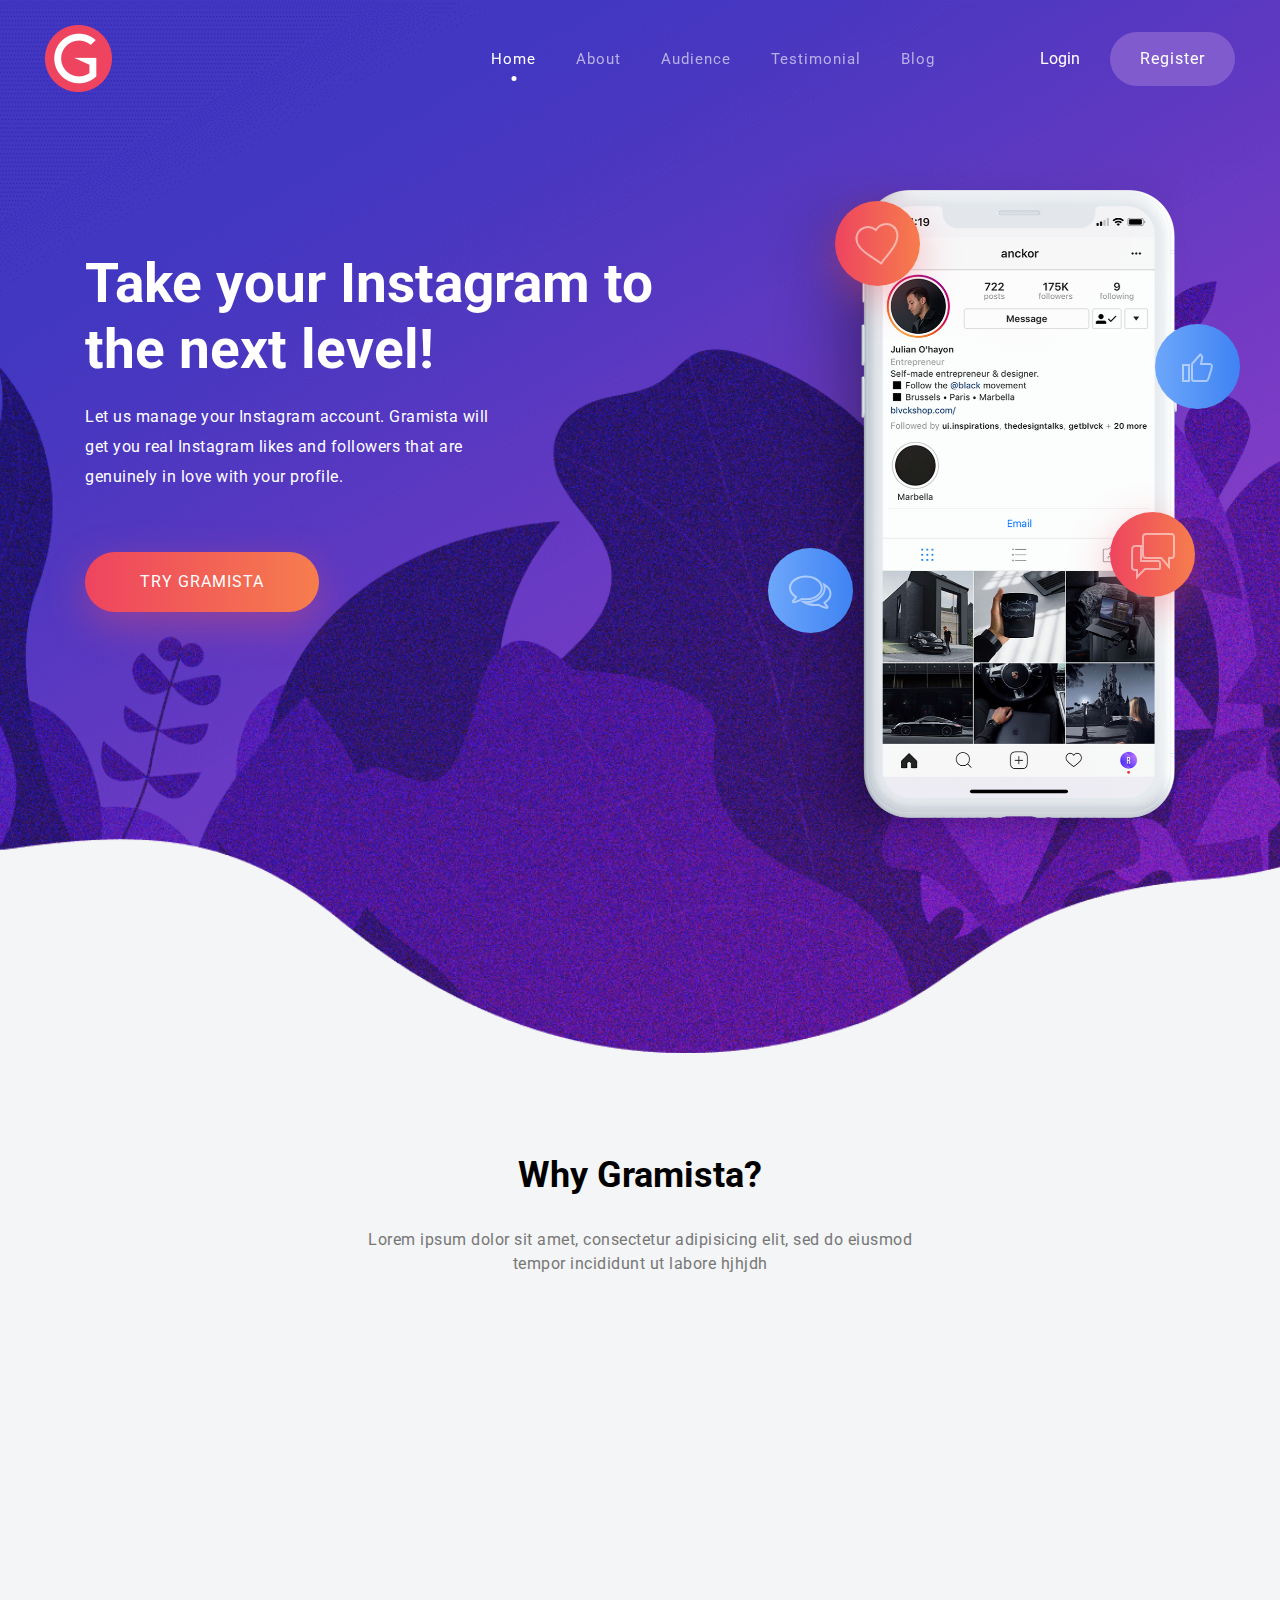
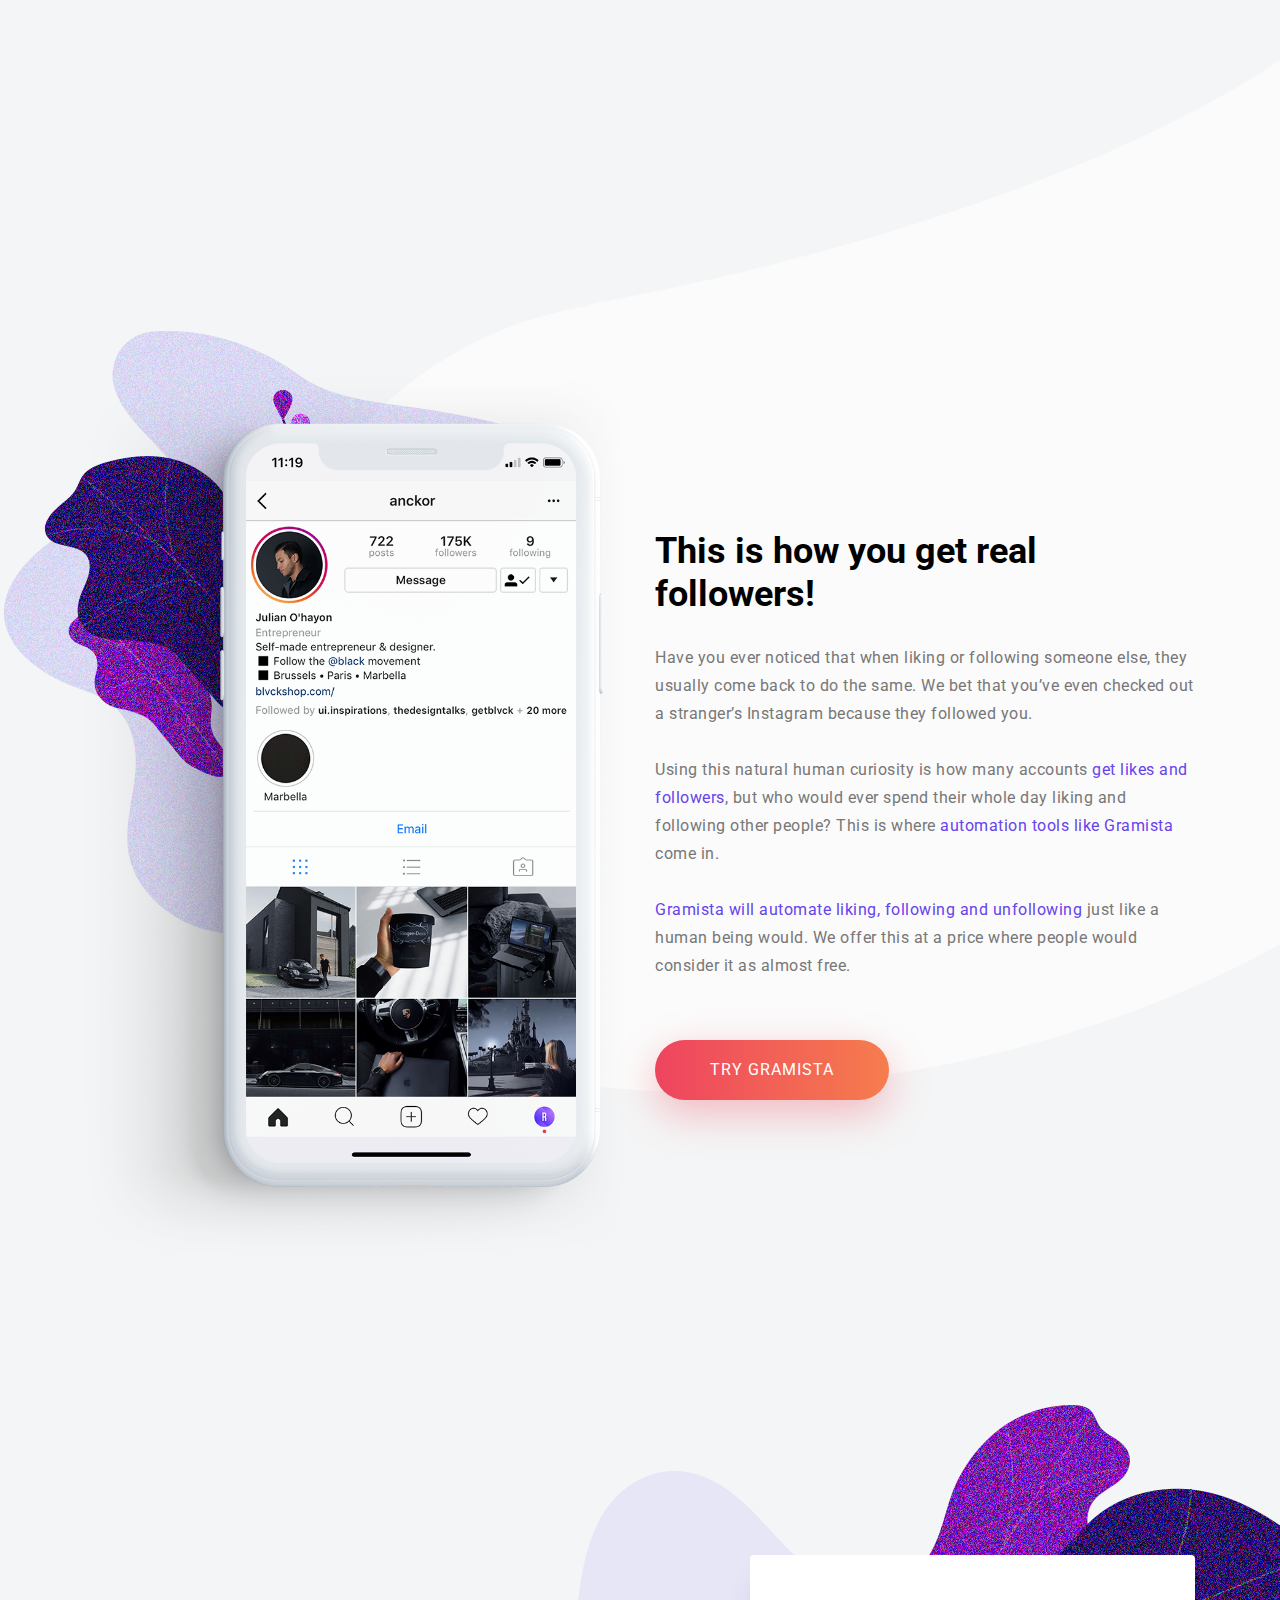
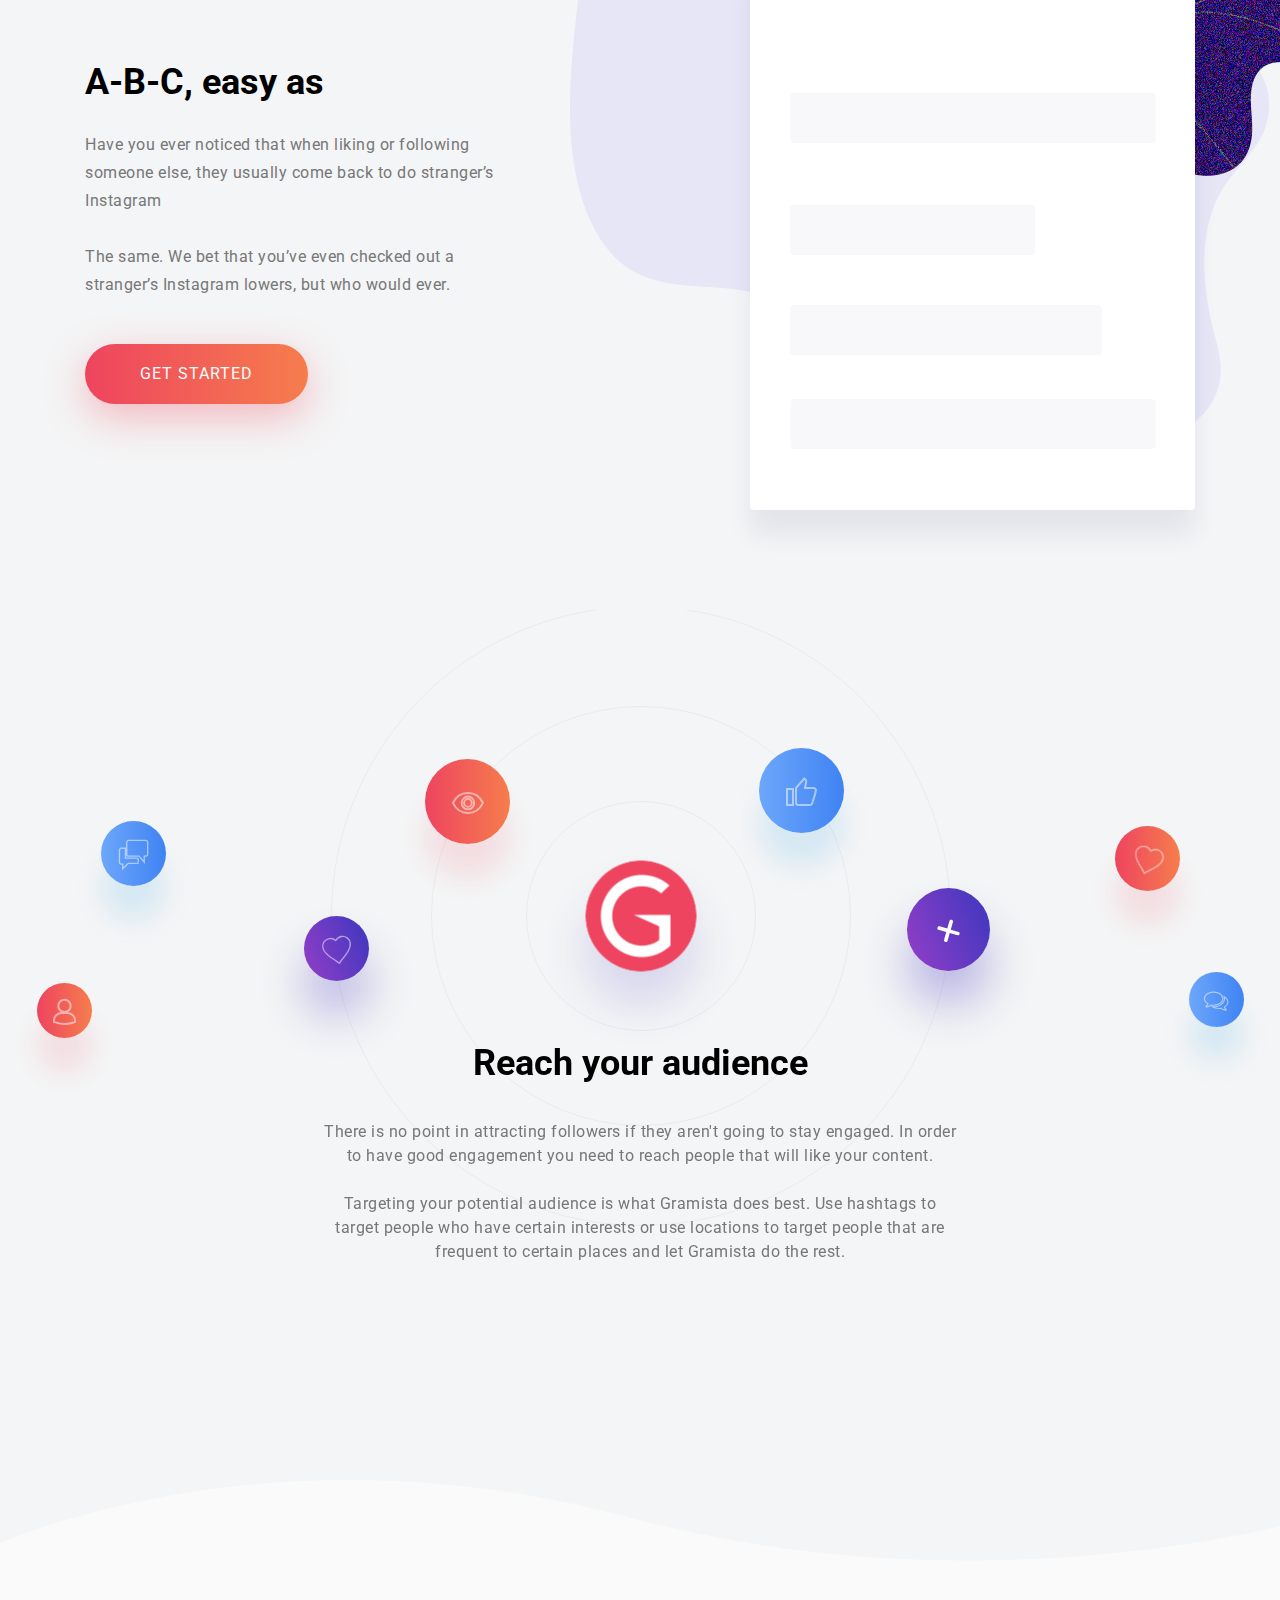
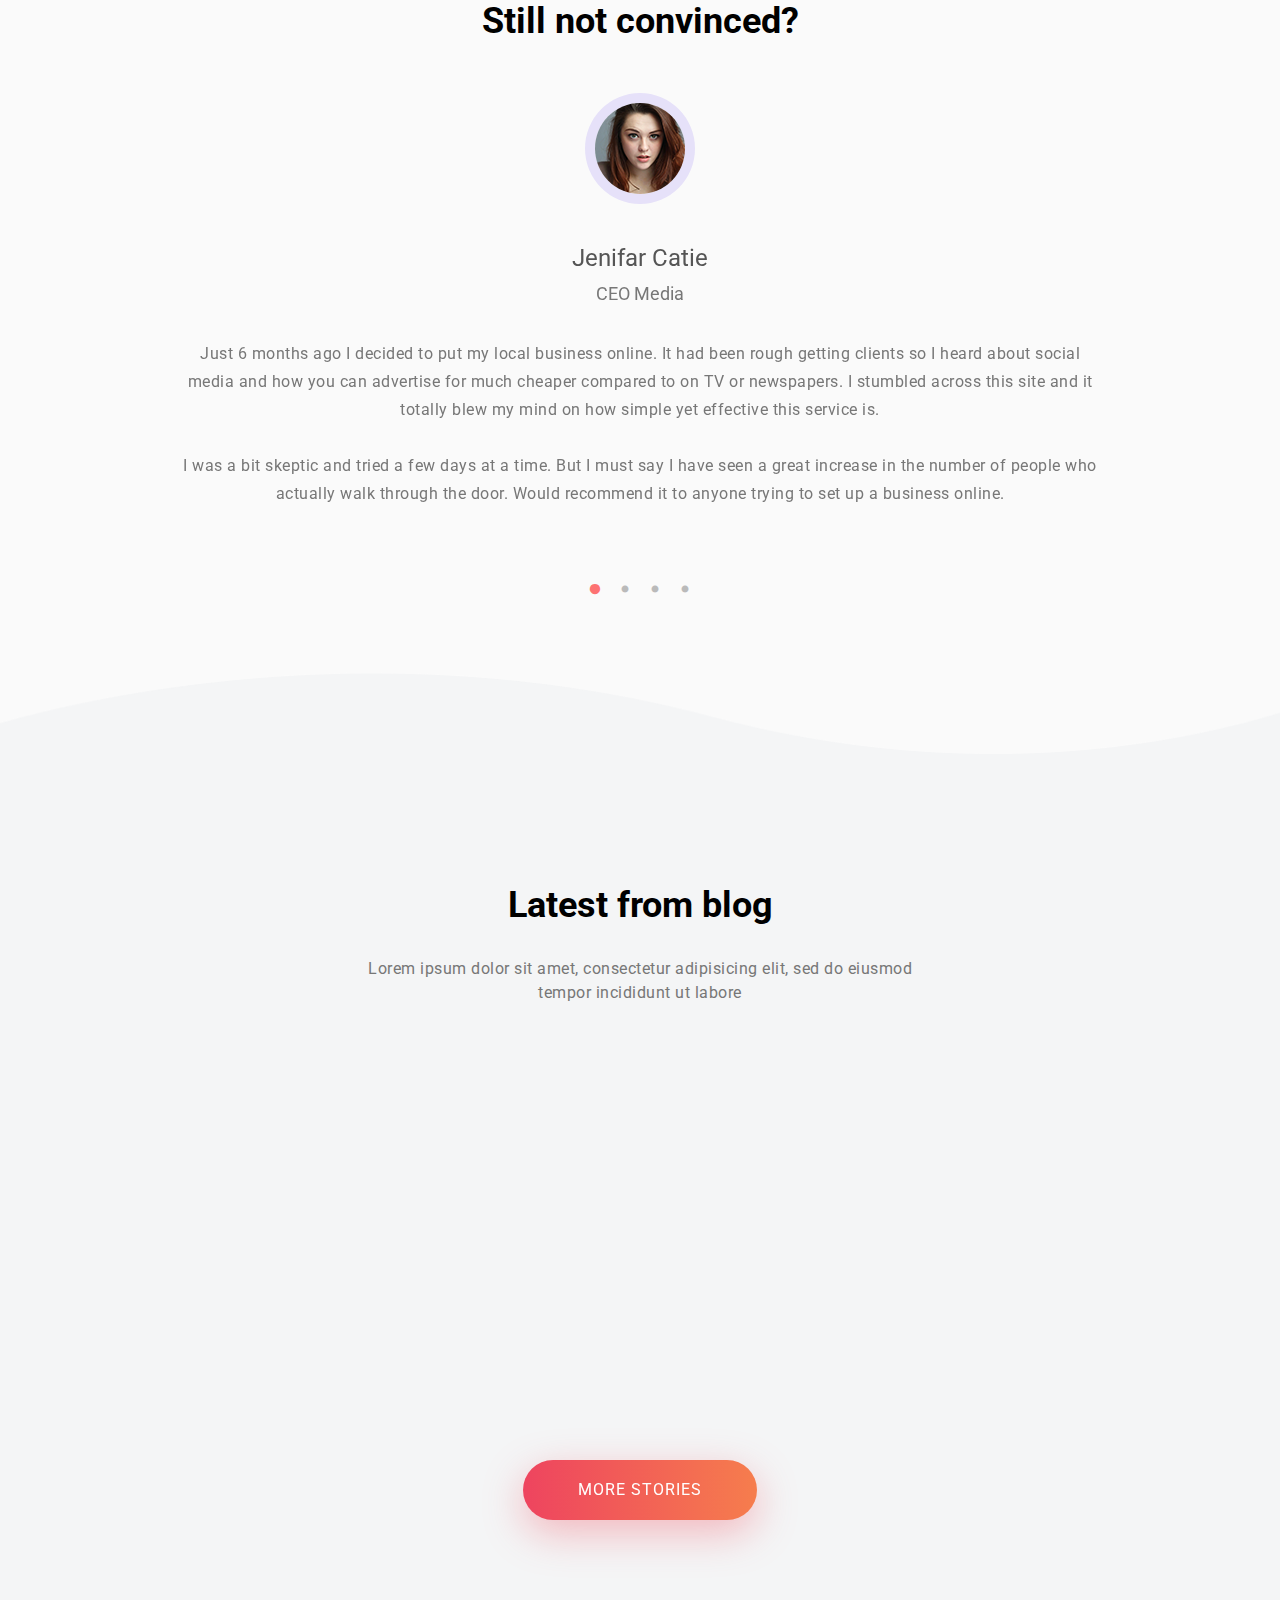
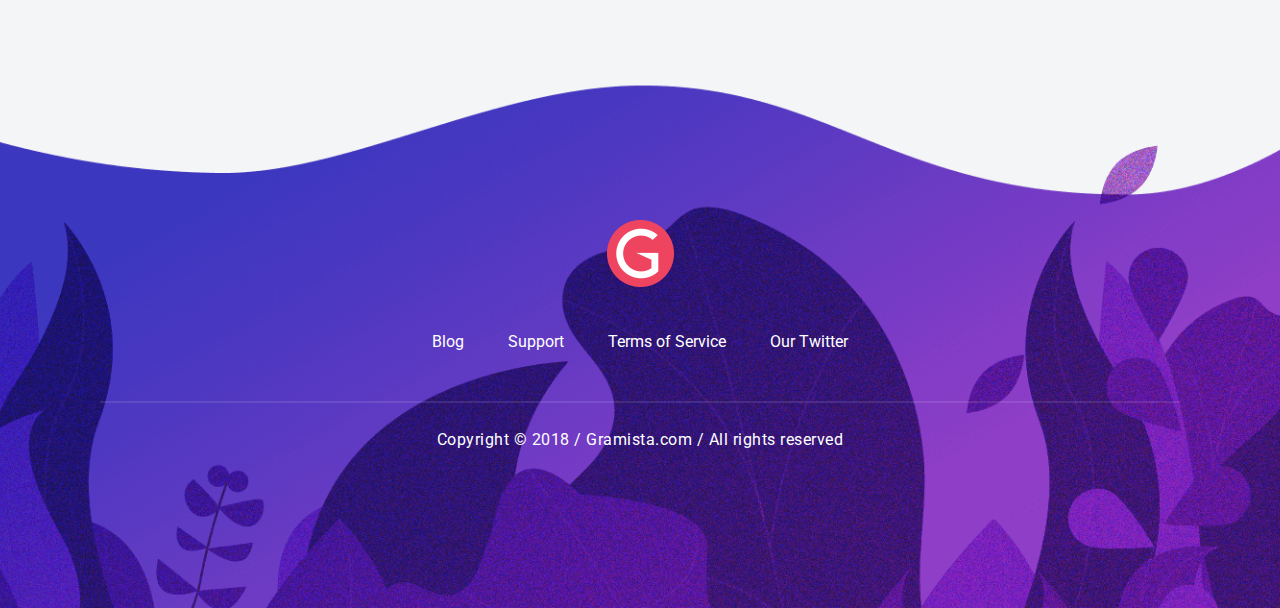
<file: index.html>
<!DOCTYPE html>
<html lang="zxx">

<head>
  <meta charset="utf-8">
  <title>Gramista</title>

  
  <!-- mobile responsive meta -->
  <meta name="viewport" content="width=device-width, initial-scale=1">
  <meta name="viewport" content="width=device-width, initial-scale=1, maximum-scale=1">
  
  <!-- Slick Carousel -->
  <link rel="stylesheet" href="plugins/slick/slick.css">
  <link rel="stylesheet" href="plugins/slick/slick-theme.css">
  <!-- Themify -->
  <link rel="stylesheet" href="plugins/themify-icons/themify-icons.css">
  <link rel="stylesheet" href="plugins/icomoon/style.css">
  <!-- Bootstrap -->
  <link rel="stylesheet" href="plugins/bootstrap/bootstrap.min.css">
  <!-- AOS -->
  <link rel="stylesheet" href="plugins/aos/aos.css">
  <!-- Stylesheets -->
  <link href="css/style.css" rel="stylesheet">
  
  <!--Favicon-->
  <link rel="shortcut icon" href="images/favicon.ico" type="image/x-icon">
  <link rel="icon" href="images/favicon.ico" type="image/x-icon">

</head>

<body data-spy="scroll" data-target="#mainNav" data-offset="60">
  

<!-- Navbar Start -->
<nav class="main-nav navbar navbar-expand-lg fixed-top">
    <div class="container-fluid">
        <!-- Logo -->
        <a class="navbar-brand page-scroll" href="#hero">
            <img src="images/logo.png" alt="logo">
        </a>
        <!-- Toogle Button -->
        <button class="navbar-toggler" type="button" data-toggle="collapse" data-target="#mainNav">
            <span class="navbar-toggler-icon">
                <img src="images/nav-toogler.png" alt="menu-button">
            </span>
        </button>
        <div class="collapse navbar-collapse nav-list" id="mainNav">
            <!-- Navigation Links -->
            <ul class="navbar-nav ml-auto">
                <li class="nav-item">
                    <a class="nav-link page-scroll" data-toggle="collapse" href="#hero" >Home</a>
                </li>
                <li class="nav-item">
                    <a class="nav-link page-scroll" data-toggle="collapse" href="#about">About</a>
                </li>
                <li class="nav-item">
                    <a class="nav-link page-scroll" data-toggle="collapse" href="#audience">Audience</a>
                </li>
                <li class="nav-item">
                    <a class="nav-link page-scroll" data-toggle="collapse" href="#testimonial">Testimonial</a>
                </li>
                <li class="nav-item">
                    <a class="nav-link page-scroll" data-toggle="collapse" href="#blog">Blog</a>
                </li>
            </ul>
            <div class="account-list list-inline">
                <li class="list-inline-item">
                    <a href="#">Login</a>
                </li>
                <li class="list-inline-item">
                    <a class="btn btn-sm btn-violate" href="#">Register</a>
                </li>
            </div>
        </div>
    </div>
</nav>
<!-- Navbar End -->

<!-- ** Banner Section Start ** -->
<section class="banner" id="hero">
    <div class="container">
        <div class="row">
            <div class="col-lg-7 order-2 order-lg-1">
                <div class="banner-text">
                    <h1>Take your Instagram to the next level!</h1>
                    <p>
                        Let us manage your Instagram account. Gramista will get you real Instagram likes and followers that are genuinely in love
                        with your profile.
                    </p>
                    <a href="#" class="btn btn-primary">Try Gramista</a>
                </div>
            </div>
            <div class="col-lg-5 ml-auto text-lg-right text-center order-1 order-lg-2">
                <div class="banner-image" id="icons">
                    <div class="image layer" data-depth="0.10">
                        <img src="images/cta-iphone-2x.png" class="img-fluid" alt="banner-phone">
                    </div>
                    <div class="icon love layer" data-depth="0.30" data-aos="mobile-animLeft">
                        <img src="images/icons/love.svg" alt="love-icon">
                    </div>
                    <div class="icon hand layer" data-depth="0.20" data-aos="mobile-animRight">
                        <img src="images/icons/hand.svg" alt="hand-icon">
                    </div>
                    <div class="icon chat layer" data-depth="0.30" data-aos="mobile-animLeft">
                        <img src="images/icons/chat.svg" alt="chat-icon">
                    </div>
                    <div class="icon message layer" data-depth="0.20" data-aos="mobile-animRight">
                        <img src="images/icons/message.svg" alt="chat-icon">
                    </div>
                </div>
            </div>
        </div>
    </div>
</section>
<!-- ** Banner Section End ** -->

<!-- ** About Section Start ** -->
<section class="section about" id="about">
    <div class="container">
        <div class="row">
            <div class="col-12 text-center">
                <!-- Section title -->
                <div class="section-title">
                    <h2>Why Gramista?</h2>
                    <p>Lorem ipsum dolor sit amet, consectetur adipisicing elit, sed do eiusmod tempor incididunt ut labore hjhjdh</p>
                </div>
            </div>
        </div>
        <div class="row justify-content-center">
            <div class="col-lg-4 col-md-6" data-aos="fade-up" data-aos-duration="600" data-aos-once="true">
                <!-- About Item -->
                <div class="about-item text-center">
                    <div class="icon">
                        <i class="icon-charge"></i>
                    </div>
                    <h4>Effective</h4>
                    <p>
                        We care about our customers and are not going to share any of your personal data with third parties.
                    </p>
                </div>
            </div>
            <div class="col-lg-4 col-md-6" data-aos="fade-up" data-aos-duration="600" data-aos-delay="200" data-aos-once="true">
                <!-- About Item -->
                <div class="about-item text-center">
                    <div class="icon">
                        <i class="icon-mask"></i>
                    </div>
                    <h4>Integrity</h4>
                    <p>
                        Time is precious and we know that. Gramista is the most efficient Instagram automation available.
                    </p>
                </div>
            </div>
            <div class="col-lg-4 col-md-6" data-aos="fade-up" data-aos-duration="600" data-aos-delay="400" data-aos-once="true">
                <!-- About Item -->
                <div class="about-item text-center">
                    <div class="icon">
                        <i class="icon-setting"></i>
                    </div>
                    <h4>Simple</h4>
                    <p>
                        Don't bother with dozens of complicated settings, let us do the hard work. Starting a Gramista campaign takes only a couple
                        of clicks.
                    </p>
                </div>
            </div>
        </div>
    </div>
</section>
<!-- ** About Section End ** -->

<!-- ** Call to Action Section Start ** -->
<section class="section cta">
    <div class="right-shape">
        <img src="images/backgrounds/right-shape.png" alt="right-shape">
    </div>
    <div class="container">
        <div class="row align-items-center">
            <div class="col-lg-6 cta-col">
                <div class="cta-image">
                    <img src="images/cta-iphone-2x.png" class="img-fluid" alt="cta-image">
                    <div class="background">
                        <img src="images/backgrounds/cta-bg.png" alt="cta-bg">
                    </div>
                </div>
            </div>
            <div class="col-lg-6">
                <div class="cta-content">
                    <h2>This is how you get real followers!</h2>
                    <p>
                        Have you ever noticed that when liking or following someone else, they usually come back to do the same. We bet that you’ve
                        even checked out a stranger’s Instagram because they followed you. 
                        <br><br>
                        Using this natural human curiosity is how many accounts
                        <a href="#">get likes and followers</a>, but who would ever spend their whole day liking and following other people? This is where <a href="">automation tools like Gramista</a> come in. 
                        <br><br>
                        <a href="#">Gramista will automate liking, following and unfollowing</a> just like a human being would. We offer
                        this at a price where people would consider it as almost free.
                    </p>
                    <a href="#" class="btn btn-primary">Try Gramista</a>
                </div>
            </div>
        </div>
    </div>
</section>
<!-- ** Call to Action Section End ** -->

<!-- Steps Section Start -->
<section class="steps">
    <div class="container">
        <div class="row align-items-center">
            <div class="col-lg-5 order-2 order-lg-1">
                <div class="steps-text">
                    <h2>A-B-C, easy as</h2>
                    <p>
                        Have you ever noticed that when liking or following someone else, they usually come back to do stranger’s Instagram 
                        <br>
                        <br> 
                        The
                        same. We bet that you’ve even checked out a stranger’s Instagram lowers, but who would ever.
                    </p>
                    <a href="#" class="btn btn-primary">Get Started</a>
                </div>
            </div>
            <div class="col-lg-5 ml-auto order-1 order-lg-2">
                <div class="steps-content">
                    <div class="background">
                        <img src="images/backgrounds/steps-bg.png" alt="steps-bg">
                    </div>
                    <div class="line"></div>
                    <div class="step-item" data-aos="trans-anim1" data-aos-once="true">
                        <div class="number">
                            <span>01</span>
                        </div>
                        <div class="content">
                            <h6>Register</h6>
                            <p class="mb-0">
                                Easy to start! Register in less than two minutes and connect your Instagram.
                            </p>
                        </div>
                    </div>
                    <div class="step-item featured" data-aos="trans-anim2" data-aos-once="true">
                        <div class="number">
                            <span>02</span>
                        </div>
                        <div class="content">
                            <h6>Setup Gramista</h6>
                            <p class="mb-0">
                                Customize your activities, set up hashtags, exceptions and start Gramista.
                            </p>
                        </div>
                    </div>
                    <div class="step-item" data-aos="trans-anim1" data-aos-once="true">
                        <div class="number">
                            <span>03</span>
                        </div>
                        <div class="content">
                            <h6>Enjoy Numbers</h6>
                            <p class="mb-0">
                                Easy to start! Register in less than two minutes and connect your Instagram.
                            </p>
                        </div>
                    </div>
                </div>
            </div>
        </div>
    </div>
</section>
<!-- Steps Section End -->

<section class="audience" id="audience">
    <div class="container">
        <div class="row">
            <div class="col-lg-7 mx-auto text-center">
                <div class="audience-logo" id="audienceIcons">
                    <div class="borders"></div>
                    <div class="logo layer">
                        <img src="images/audience-logo.png" alt="audience-logo">
                    </div>
                    <div class="icon layer hand" data-depth="0.20" data-aos="mobile-animRight">
                        <img src="images/icons/hand.svg" alt="hand-icon">
                    </div>
                    <div class="icon layer eye" data-depth="0.20" data-aos="mobile-animLeft">
                        <img src="images/icons/eye.svg" alt="eye-icon">
                    </div>
                    <div class="icon layer love-left" data-depth="0.30" data-aos="mobile-animLeft">
                        <img src="images/icons/love.svg" alt="love-icon">
                    </div>
                    <div class="icon layer plus" data-depth="0.20" data-aos="mobile-animRight">
                        <img src="images/icons/plus.svg" alt="plus-icon">
                    </div>
                    <div class="icon layer love-right" data-depth="0.30">
                        <img src="images/icons/love.svg" alt="love-icon">
                    </div>
                    <div class="icon layer chat" data-depth="0.30">
                        <img src="images/icons/chat.svg" alt="chat-icon">
                    </div>
                    <div class="icon layer message" data-depth="0.40">
                        <img src="images/icons/message.svg" alt="message-icon">
                    </div>
                    <div class="icon layer user" data-depth="0.40">
                        <img src="images/icons/user-alt.svg" alt="user-icon">
                    </div>
                </div>
                <div class="audience-content">
                    <h2>Reach your audience</h2>
                    <p>
                        There is no point in attracting followers if they aren't going to stay engaged. In order to have good engagement you need
                        to reach people that will like your content. 
                        <br><br>
                        Targeting your potential audience is what Gramista does best. Use hashtags to
                        target people who have certain interests or use locations to target people that are frequent to certain places and let Gramista
                        do the rest.
                    </p>
                </div>
            </div>
        </div>
    </div>
</section>

<!-- Testimonial Section Start -->
<section class="testimonial" id="testimonial">
    <div class="background">
        <img src="images/backgrounds/testimonial-bg.png" alt="testimonial-bg">
    </div>
    <div class="container">
        <div class="row">
            <div class="col-md-10 mx-auto text-center">
                <div class="section-title">
                    <h2>Still not convinced?</h2>
                </div>
                <div class="testimonial-slider">
                    <div class="testimonial-slider-item text-center">
                        <img src="images/testimonial-thumb-01.png" alt="testimonial-thumb">
                        <h4>Jenifar Catie</h4>
                        <h6>CEO Media</h6>
                        <p>
                            Just 6 months ago I decided to put my local business online. It had been rough getting clients so I heard about social media
                            and how you can advertise for much cheaper compared to on TV or newspapers. I stumbled across this site and it totally blew
                            my mind on how simple yet effective this service is. 
                            <br><br>
                            I was a bit skeptic and tried a few days at a time. But I must say I
                            have seen a great increase in the number of people who actually walk through the door. Would recommend it to anyone trying
                            to set up a business online.
                        </p>
                    </div>
                    <div class="testimonial-slider-item text-center">
                        <img src="images/testimonial-thumb-01.png" alt="testimonial-thumb">
                        <h4>Jenifar Catie</h4>
                        <h6>CEO Media</h6>
                        <p>
                            Just 6 months ago I decided to put my local business online. It had been rough getting clients so I heard about social media
                            and how you can advertise for much cheaper compared to on TV or newspapers. I stumbled across this site and it totally
                            blew my mind on how simple yet effective this service is.
                            <br>
                            <br> I was a bit skeptic and tried a few days at a time. But I must say I have seen a great increase in the number of
                            people who actually walk through the door. Would recommend it to anyone trying to set up a business online.
                        </p>
                    </div>
                    <div class="testimonial-slider-item text-center">
                        <img src="images/testimonial-thumb-01.png" alt="testimonial-thumb">
                        <h4>Jenifar Catie</h4>
                        <h6>CEO Media</h6>
                        <p>
                            Just 6 months ago I decided to put my local business online. It had been rough getting clients so I heard about social media
                            and how you can advertise for much cheaper compared to on TV or newspapers. I stumbled across this site and it totally
                            blew my mind on how simple yet effective this service is.
                            <br>
                            <br> I was a bit skeptic and tried a few days at a time. But I must say I have seen a great increase in the number of
                            people who actually walk through the door. Would recommend it to anyone trying to set up a business online.
                        </p>
                    </div>
                    <div class="testimonial-slider-item text-center">
                        <img src="images/testimonial-thumb-01.png" alt="testimonial-thumb">
                        <h4>Jenifar Catie</h4>
                        <h6>CEO Media</h6>
                        <p>
                            Just 6 months ago I decided to put my local business online. It had been rough getting clients so I heard about social media
                            and how you can advertise for much cheaper compared to on TV or newspapers. I stumbled across this site and it totally
                            blew my mind on how simple yet effective this service is.
                            <br>
                            <br> I was a bit skeptic and tried a few days at a time. But I must say I have seen a great increase in the number of
                            people who actually walk through the door. Would recommend it to anyone trying to set up a business online.
                        </p>
                    </div>
                </div>
            </div>
        </div>
    </div>
</section>
<!-- Testimonial Section End -->

<!-- Blog Section Start -->
<section class="blog" id="blog">
    <div class="container">
        <div class="row">
            <div class="col-12 text-center">
                <div class="section-title">
                    <h2>Latest from blog</h2>
                    <p>
                        Lorem ipsum dolor sit amet, consectetur adipisicing elit, sed do eiusmod <br> tempor incididunt ut labore
                    </p>
                </div>
            </div>
        </div>
        <div class="row justify-content-center">
            <div class="col-lg-4 col-md-6 mb-5 mb-lg-0" data-aos="fade-up" data-aos-once="true" data-aos-duration="600">
                <article class="post">
                    <a href="blog-single.html">
                        <div class="post-thumb">
                            <img src="images/blog/post-thumb-01.png" alt="post-thumb">
                        </div>
                    </a>
                    <div class="post-title">
                        <h5>
                            <a href="blog-single.html">7 ways to get more instagram follower quick</a>
                        </h5>
                    </div>
                </article>
            </div>
            <div class="col-lg-4 col-md-6 mb-5 mb-lg-0" data-aos="fade-up" data-aos-once="true" data-aos-duration="600" data-aos-delay="300">
                <article class="post">
                    <a href="blog-single.html">
                        <div class="post-thumb">
                            <img src="images/blog/post-thumb-02.png" alt="post-thumb">
                        </div>
                    </a>
                    <div class="post-title">
                        <h5>
                            <a href="blog-single.html">7 ways to get more instagram follower quick</a>
                        </h5>
                    </div>
                </article>
            </div>
            <div class="col-lg-4 col-md-6 mb-5 mb-lg-0" data-aos="fade-up" data-aos-once="true" data-aos-duration="600" data-aos-delay="600">
                <article class="post">
                    <a href="blog-single.html">
                        <div class="post-thumb">
                            <img src="images/blog/post-thumb-03.png" alt="post-thumb">
                        </div>
                    </a>
                    <div class="post-title">
                        <h5>
                            <a href="blog-single.html">7 ways to get more instagram follower quick</a>
                        </h5>
                    </div>
                </article>
            </div>
            <div class="col-12 text-center pt-lg-5">
                <a href="#" class="btn btn-primary">More Stories</a>
            </div>
        </div>
    </div>
</section>
<!-- Blog Section End -->

<footer class="footer">
    <div class="container">
        <div class="col-12 text-center">
            <div class="footer-content">
                <img src="images/logo.png" alt="logo">
                <ul class="links list-inline">
                    <li class="list-inline-item"><a href="#">Blog</a></li>
                    <li class="list-inline-item"><a href="#">Support</a></li>
                    <li class="list-inline-item"><a href="#">Terms of Service</a></li>
                    <li class="list-inline-item"><a href="#">Our Twitter</a></li>
                </ul>
                <div class="copyright-text">
                    <p>Copyright © 2018 / Gramista.com / All rights reserved</p>
                </div>
            </div>
        </div>
    </div>
</footer>

<!-- jQuery -->
<script src="plugins/jQuery/jquery.min.js"></script>
<!-- Bootstrap JS -->
<script src="plugins/bootstrap/bootstrap.min.js"></script>
<!-- Slick Slider -->
<script src="plugins/slick/slick.min.js"></script>
<!-- Match Height -->
<script src="plugins/match-height/match-height.js"></script>
<!-- Smooth Scroll -->
<script src="plugins/smooth-scroll/smooth-scroll.js"></script>
<!-- AOS -->
<script src="plugins/aos/aos.js"></script>
<!-- Headroom Js -->
<script src="plugins/headroomjs/headroom.min.js"></script>
<!-- Parallax -->
<script src="plugins/parallax/parallax.min.js"></script>
<!-- Main Script -->
<script src="js/script.js"></script>
</body>
</html>
</file>
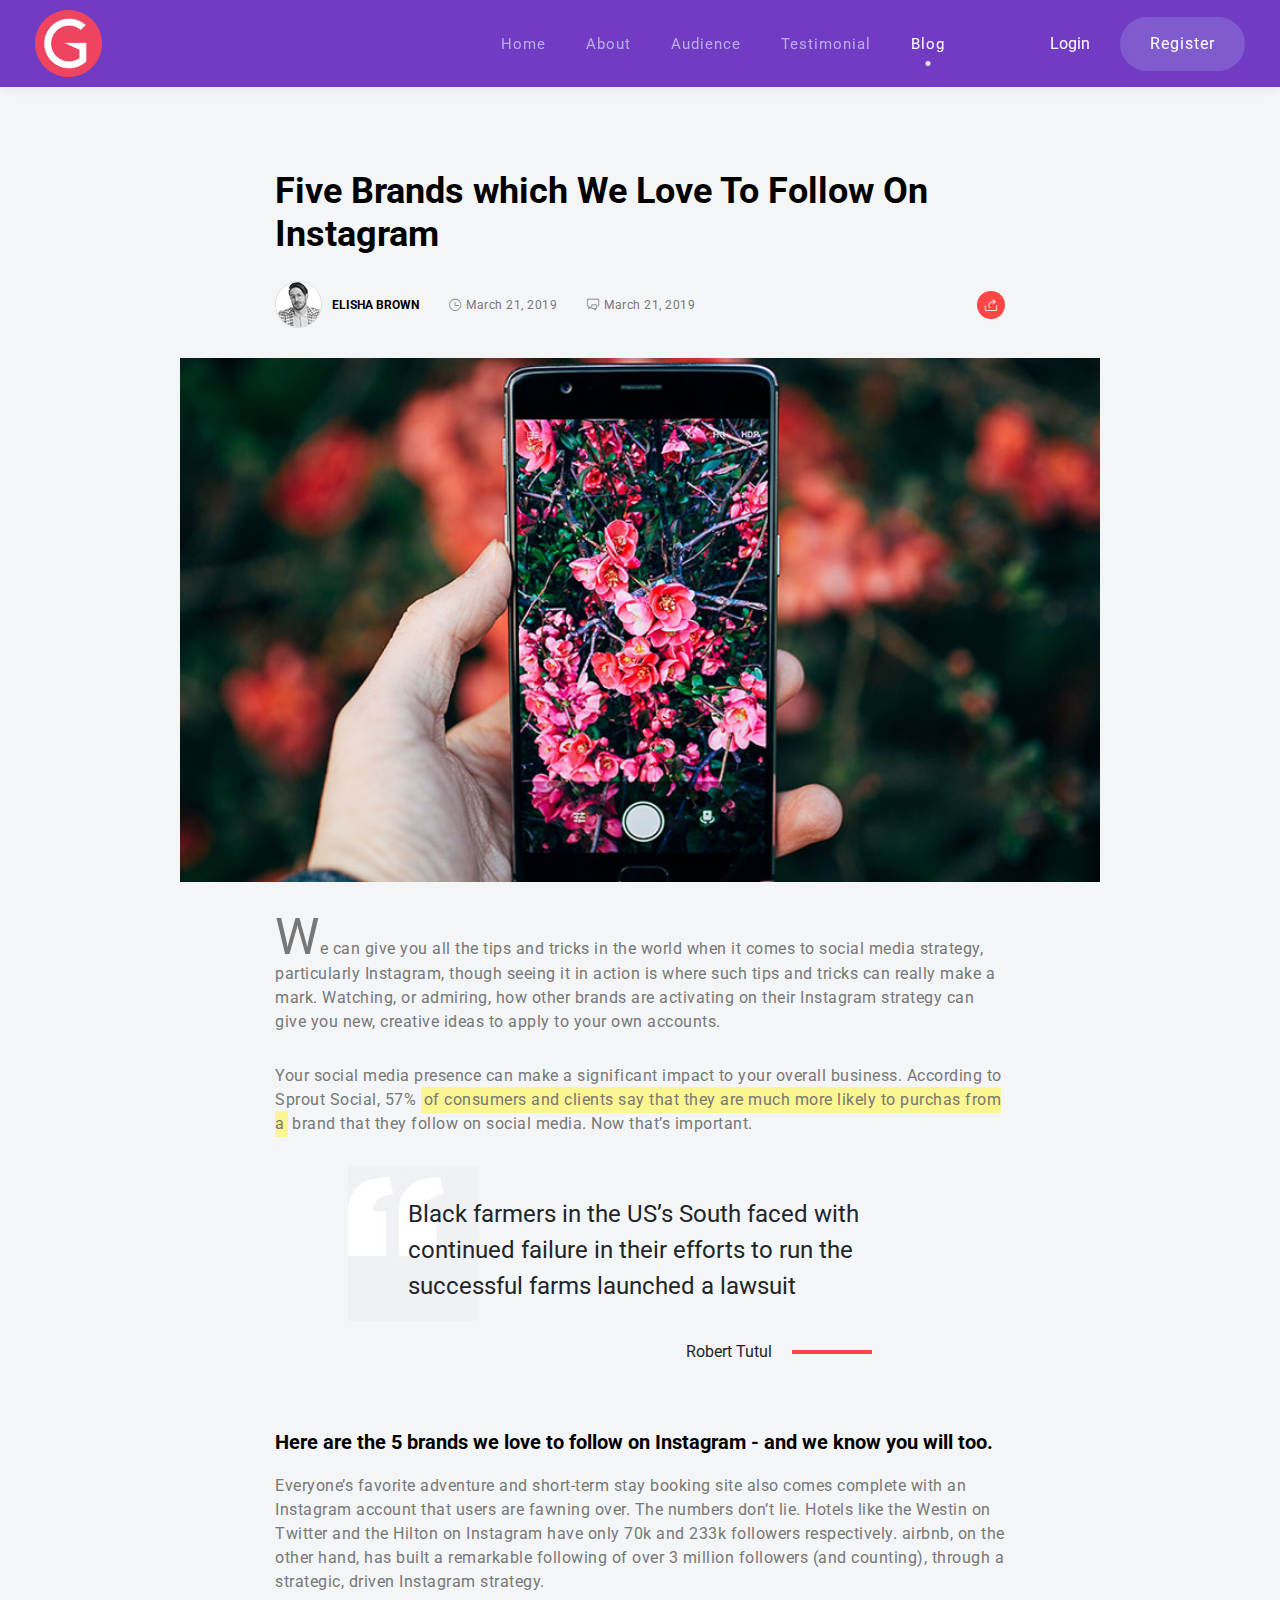
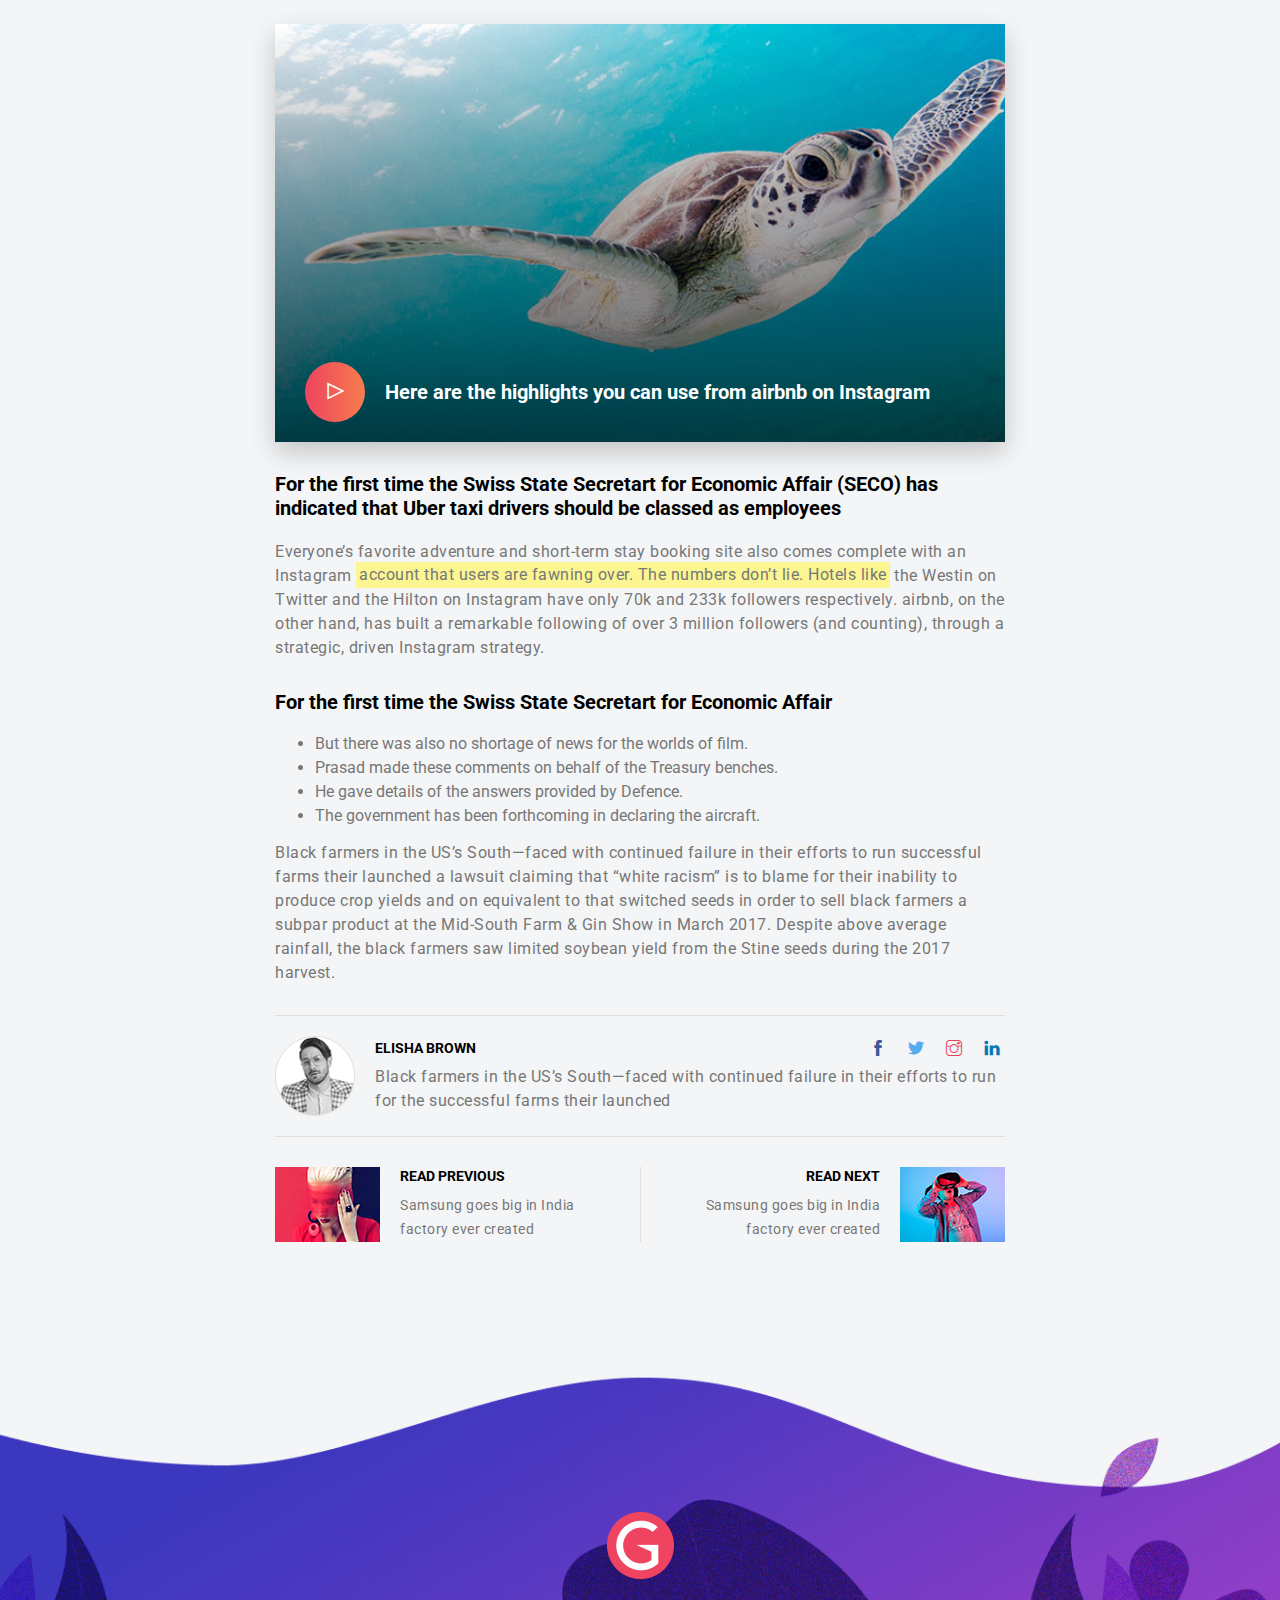
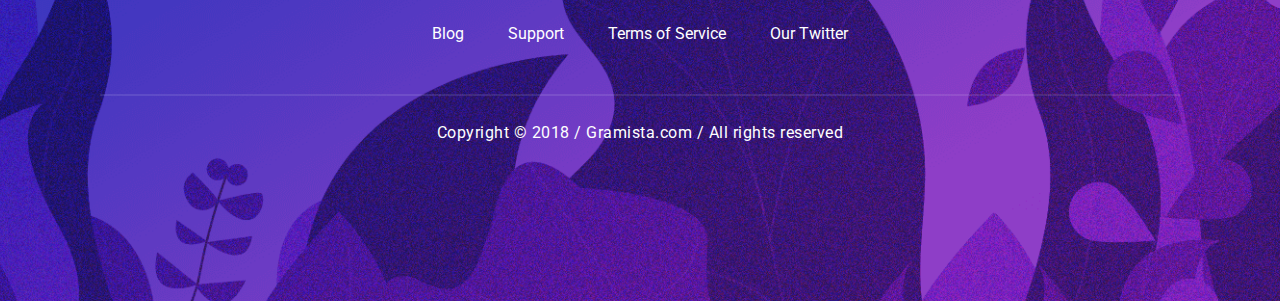
<file: blog-single.html>
<!DOCTYPE html>
<html lang="zxx">

<head>
  <meta charset="utf-8">
  <title>Gramista</title>

  
  <!-- mobile responsive meta -->
  <meta name="viewport" content="width=device-width, initial-scale=1">
  <meta name="viewport" content="width=device-width, initial-scale=1, maximum-scale=1">
  
  <!-- Slick Carousel -->
  <link rel="stylesheet" href="plugins/slick/slick.css">
  <link rel="stylesheet" href="plugins/slick/slick-theme.css">
  <!-- Themify -->
  <link rel="stylesheet" href="plugins/themify-icons/themify-icons.css">
  <link rel="stylesheet" href="plugins/icomoon/style.css">
  <!-- Bootstrap -->
  <link rel="stylesheet" href="plugins/bootstrap/bootstrap.min.css">
  <!-- AOS -->
  <link rel="stylesheet" href="plugins/aos/aos.css">
  <!-- Stylesheets -->
  <link href="css/style.css" rel="stylesheet">
  
  <!--Favicon-->
  <link rel="shortcut icon" href="images/favicon.ico" type="image/x-icon">
  <link rel="icon" href="images/favicon.ico" type="image/x-icon">

</head>

<body data-spy="scroll" data-target="#mainNav" data-offset="60">
  

<!-- Navbar Start -->
<nav class="main-nav navbar navbar-expand-lg fixed-top nav-blog">
    <div class="container-fluid">
        <!-- Logo -->
        <a class="navbar-brand page-scroll" href="index.html">
            <img src="images/logo.png" alt="logo">
        </a>
        <!-- Toogle Button -->
        <!-- Toogle Button -->
        <button class="navbar-toggler" type="button" data-toggle="collapse" data-target="#mainNav">
            <span class="navbar-toggler-icon">
                <img src="images/nav-toogler.png" alt="menu-button">
            </span>
        </button>
        <div class="collapse navbar-collapse nav-list" id="mainNav">
            <!-- Navigation Links -->
            <ul class="navbar-nav ml-auto">
                <li class="nav-item">
                    <a class="nav-link page-scroll" href="index.html">Home</a>
                </li>
                <li class="nav-item">
                    <a class="nav-link page-scroll" href="index.html#about">About</a>
                </li>
                <li class="nav-item">
                    <a class="nav-link page-scroll" href="index.html#audience">Audience</a>
                </li>
                <li class="nav-item">
                    <a class="nav-link page-scroll" href="index.html#testimonial">Testimonial</a>
                </li>
                <li class="nav-item">
                    <a class="nav-link page-scroll active" href="#">Blog</a>
                </li>
            </ul>
            <div class="account-list list-inline">
                <li class="list-inline-item">
                    <a href="#">Login</a>
                </li>
                <li class="list-inline-item">
                    <a class="btn btn-sm btn-violate" href="#">Register</a>
                </li>
            </div>
        </div>
    </div>
</nav>
<!-- Navbar End -->

<section class="single-blog">
    <div class="container">
        <div class="row justify-content-center">
            <div class="col-lg-8">
                <div class="post-title-single">
                    <h2>
                        Five Brands which We Love To Follow On Instagram
                    </h2>
                </div>
                <div class="post-meta">
                    <div class="meta-block author">
                        <img src="images/user-thumb.png" alt="author-thumbnail">
                        <h6 class="mb-0">ELISHA BROWN</h6>
                    </div>
                    <div class="meta-block">
                        <i class="ti-time"></i>
                        <p class="mb-0">March 21, 2019</p>
                    </div>
                    <div class="meta-block">
                        <i class="ti-comments"></i>
                        <p class="mb-0">March 21, 2019</p>
                    </div>
                    <div class="share">
                        <a href="#">
                            <i class="ti-share"></i>
                        </a>
                    </div>
                </div>
            </div>
            <div class="col-lg-10">
                <div class="featured-image">
                    <img src="images/blog/feature-image.jpg" class="w-100" alt="feature-image">
                </div>
            </div>
            <div class="col-lg-8">
                <div class="post-body">
                    <p>
                        We can give you all the tips and tricks in the world when it comes to social media strategy, particularly Instagram, though seeing it in action is where such tips and tricks can really make a mark. Watching, or admiring, how other brands are activating on their Instagram strategy can give you new, creative ideas to apply to your own accounts. 
                    </p>
                    <p>
                        Your social media presence can make a significant impact to your overall business. According to Sprout Social, 57% <mark>of consumers and clients say that they are much more likely to purchas from a</mark> brand that they follow on social media. Now that’s important. 
                    </p>
                    <blockquote>
                        Black farmers in the US’s South faced with continued failure in their efforts to run the successful farms launched a lawsuit
                        <cite>Robert Tutul</cite>
                    </blockquote>
                    <h5>
                        Here are the 5 brands we love to follow on Instagram - and we know you will too.
                    </h5>
                    <p>
                        Everyone’s favorite adventure and short-term stay booking site also comes complete with an Instagram account that users
                        are fawning over. The numbers don’t lie. Hotels like the Westin on Twitter and the Hilton on Instagram have only 70k and
                        233k followers respectively. airbnb, on the other hand, has built a remarkable following of over 3 million followers (and
                        counting), through a strategic, driven Instagram strategy.
                    </p>
                    <div class="video">
                        <div class="thumb">
                            <img src="images/video-bg.jpg" class="w-100" alt="video-thumb">
                        </div>
                        <div class="content">
                            <a href="#" class="icon">
                                <i class="ti-control-play"></i>
                            </a>
                            <h5 class="title mb-0">
                                Here are the highlights you can use from airbnb on Instagram
                            </h5>
                        </div>
                    </div>
                    <h5>
                        For the first time the Swiss State Secretart for Economic Affair (SECO) has indicated that Uber taxi drivers should be classed
                        as employees
                    </h5>
                    <p>
                        Everyone’s favorite adventure and short-term stay booking site also comes complete with an Instagram <mark>account that users
                        are fawning over. The numbers don’t lie. Hotels like</mark> the Westin on Twitter and the Hilton on Instagram have only 70k and
                        233k followers respectively. airbnb, on the other hand, has built a remarkable following of over 3 million followers (and
                        counting), through a strategic, driven Instagram strategy.
                    </p>
                    <h5>
                        For the first time the Swiss State Secretart for Economic Affair
                    </h5>
                    <ul>
                        <li>But there was also no shortage of news for the worlds of film.</li>
                        <li>Prasad made these comments on behalf of the Treasury benches.</li>
                        <li>He gave details of the answers provided by Defence.</li>
                        <li>The government has been forthcoming in declaring the aircraft.</li>
                    </ul>
                    <p>
                        Black farmers in the US’s South—faced with continued failure in their efforts to run successful farms their launched a lawsuit
                        claiming that “white racism” is to blame for their inability to produce crop yields and on equivalent to that switched seeds
                        in order to sell black farmers a subpar product at the Mid-South Farm & Gin Show in March 2017. Despite above average rainfall,
                        the black farmers saw limited soybean yield from the Stine seeds during the 2017 harvest.
                    </p>
                </div>
                <div class="author-box">
                    <div class="thumb">
                        <img src="images/user-thumb-big.png" alt="author-thumbnail">
                    </div>
                    <div class="block">
                        <h6>ELISHA BROWN</h6>
                        <p class="mb-0">
                            Black farmers in the US’s South—faced with continued failure in their efforts to run for the successful farms their launched
                        </p>
                        <ul class="list-inline social-links">
                            <li class="list-inline-item">
                                <a href="#" class="facebook"><i class="ti-facebook"></i></a>
                            </li>
                            <li class="list-inline-item">
                                <a href="#" class="twitter"><i class="ti-twitter-alt"></i></a>
                            </li>
                            <li class="list-inline-item">
                                <a href="#" class="instagram"><i class="ti-instagram"></i></a>
                            </li>
                            <li class="list-inline-item">
                                <a href="#" class="linkedin"><i class="ti-linkedin"></i></a>
                            </li>
                        </ul>
                    </div>
                </div>
                <div class="post-navigation">
                    <div class="block">
                        <div class="post-image">
                            <img src="images/blog/prev-post.jpg" alt="post-image">
                        </div>
                        <div class="content">
                            <h6>
                                READ PREVIOUS
                            </h6>
                            <p class="mb-0">
                                <a href="#">
                                    Samsung goes big in India factory ever created
                                </a>
                            </p>
                        </div>
                    </div>
                    <div class="block">
                        <div class="content">
                            <h6>
                                READ NEXT
                            </h6>
                            <p class="mb-0">
                                <a href="#">
                                    Samsung goes big in India factory ever created
                                </a>
                            </p>
                        </div>
                        <div class="post-image">
                            <img src="images/blog/next-post.jpg" alt="post-image">
                        </div>
                    </div>
                </div>
            </div>
        </div>
    </div>
</section>

<footer class="footer">
    <div class="container">
        <div class="col-12 text-center">
            <div class="footer-content">
                <img src="images/logo.png" alt="logo">
                <ul class="links list-inline">
                    <li class="list-inline-item"><a href="#">Blog</a></li>
                    <li class="list-inline-item"><a href="#">Support</a></li>
                    <li class="list-inline-item"><a href="#">Terms of Service</a></li>
                    <li class="list-inline-item"><a href="#">Our Twitter</a></li>
                </ul>
                <div class="copyright-text">
                    <p>Copyright © 2018 / Gramista.com / All rights reserved</p>
                </div>
            </div>
        </div>
    </div>
</footer>

<!-- jQuery -->
<script src="plugins/jQuery/jquery.min.js"></script>
<!-- Bootstrap JS -->
<script src="plugins/bootstrap/bootstrap.min.js"></script>
<!-- Slick Slider -->
<script src="plugins/slick/slick.min.js"></script>
<!-- Match Height -->
<script src="plugins/match-height/match-height.js"></script>
<!-- Smooth Scroll -->
<script src="plugins/smooth-scroll/smooth-scroll.js"></script>
<!-- AOS -->
<script src="plugins/aos/aos.js"></script>
<!-- Headroom Js -->
<script src="plugins/headroomjs/headroom.min.js"></script>
<!-- Parallax -->
<script src="plugins/parallax/parallax.min.js"></script>
<!-- Main Script -->
<script src="js/script.js"></script>
</body>
</html>
</file>
<file: plugins/themify-icons/themify-icons.css>
@font-face {
	font-family: 'themify';
	src:url('fonts/themify.eot?-fvbane');
	src:url('fonts/themify.eot?#iefix-fvbane') format('embedded-opentype'),
		url('fonts/themify.woff?-fvbane') format('woff'),
		url('fonts/themify.ttf?-fvbane') format('truetype'),
		url('fonts/themify.svg?-fvbane#themify') format('svg');
	font-weight: normal;
	font-style: normal;
}

[class^="ti-"], [class*=" ti-"] {
	font-family: 'themify';
	speak: none;
	font-style: normal;
	font-weight: normal;
	font-variant: normal;
	text-transform: none;
	line-height: 1;

	/* Better Font Rendering =========== */
	-webkit-font-smoothing: antialiased;
	-moz-osx-font-smoothing: grayscale;
}

.ti-wand:before {
	content: "\e600";
}
.ti-volume:before {
	content: "\e601";
}
.ti-user:before {
	content: "\e602";
}
.ti-unlock:before {
	content: "\e603";
}
.ti-unlink:before {
	content: "\e604";
}
.ti-trash:before {
	content: "\e605";
}
.ti-thought:before {
	content: "\e606";
}
.ti-target:before {
	content: "\e607";
}
.ti-tag:before {
	content: "\e608";
}
.ti-tablet:before {
	content: "\e609";
}
.ti-star:before {
	content: "\e60a";
}
.ti-spray:before {
	content: "\e60b";
}
.ti-signal:before {
	content: "\e60c";
}
.ti-shopping-cart:before {
	content: "\e60d";
}
.ti-shopping-cart-full:before {
	content: "\e60e";
}
.ti-settings:before {
	content: "\e60f";
}
.ti-search:before {
	content: "\e610";
}
.ti-zoom-in:before {
	content: "\e611";
}
.ti-zoom-out:before {
	content: "\e612";
}
.ti-cut:before {
	content: "\e613";
}
.ti-ruler:before {
	content: "\e614";
}
.ti-ruler-pencil:before {
	content: "\e615";
}
.ti-ruler-alt:before {
	content: "\e616";
}
.ti-bookmark:before {
	content: "\e617";
}
.ti-bookmark-alt:before {
	content: "\e618";
}
.ti-reload:before {
	content: "\e619";
}
.ti-plus:before {
	content: "\e61a";
}
.ti-pin:before {
	content: "\e61b";
}
.ti-pencil:before {
	content: "\e61c";
}
.ti-pencil-alt:before {
	content: "\e61d";
}
.ti-paint-roller:before {
	content: "\e61e";
}
.ti-paint-bucket:before {
	content: "\e61f";
}
.ti-na:before {
	content: "\e620";
}
.ti-mobile:before {
	content: "\e621";
}
.ti-minus:before {
	content: "\e622";
}
.ti-medall:before {
	content: "\e623";
}
.ti-medall-alt:before {
	content: "\e624";
}
.ti-marker:before {
	content: "\e625";
}
.ti-marker-alt:before {
	content: "\e626";
}
.ti-arrow-up:before {
	content: "\e627";
}
.ti-arrow-right:before {
	content: "\e628";
}
.ti-arrow-left:before {
	content: "\e629";
}
.ti-arrow-down:before {
	content: "\e62a";
}
.ti-lock:before {
	content: "\e62b";
}
.ti-location-arrow:before {
	content: "\e62c";
}
.ti-link:before {
	content: "\e62d";
}
.ti-layout:before {
	content: "\e62e";
}
.ti-layers:before {
	content: "\e62f";
}
.ti-layers-alt:before {
	content: "\e630";
}
.ti-key:before {
	content: "\e631";
}
.ti-import:before {
	content: "\e632";
}
.ti-image:before {
	content: "\e633";
}
.ti-heart:before {
	content: "\e634";
}
.ti-heart-broken:before {
	content: "\e635";
}
.ti-hand-stop:before {
	content: "\e636";
}
.ti-hand-open:before {
	content: "\e637";
}
.ti-hand-drag:before {
	content: "\e638";
}
.ti-folder:before {
	content: "\e639";
}
.ti-flag:before {
	content: "\e63a";
}
.ti-flag-alt:before {
	content: "\e63b";
}
.ti-flag-alt-2:before {
	content: "\e63c";
}
.ti-eye:before {
	content: "\e63d";
}
.ti-export:before {
	content: "\e63e";
}
.ti-exchange-vertical:before {
	content: "\e63f";
}
.ti-desktop:before {
	content: "\e640";
}
.ti-cup:before {
	content: "\e641";
}
.ti-crown:before {
	content: "\e642";
}
.ti-comments:before {
	content: "\e643";
}
.ti-comment:before {
	content: "\e644";
}
.ti-comment-alt:before {
	content: "\e645";
}
.ti-close:before {
	content: "\e646";
}
.ti-clip:before {
	content: "\e647";
}
.ti-angle-up:before {
	content: "\e648";
}
.ti-angle-right:before {
	content: "\e649";
}
.ti-angle-left:before {
	content: "\e64a";
}
.ti-angle-down:before {
	content: "\e64b";
}
.ti-check:before {
	content: "\e64c";
}
.ti-check-box:before {
	content: "\e64d";
}
.ti-camera:before {
	content: "\e64e";
}
.ti-announcement:before {
	content: "\e64f";
}
.ti-brush:before {
	content: "\e650";
}
.ti-briefcase:before {
	content: "\e651";
}
.ti-bolt:before {
	content: "\e652";
}
.ti-bolt-alt:before {
	content: "\e653";
}
.ti-blackboard:before {
	content: "\e654";
}
.ti-bag:before {
	content: "\e655";
}
.ti-move:before {
	content: "\e656";
}
.ti-arrows-vertical:before {
	content: "\e657";
}
.ti-arrows-horizontal:before {
	content: "\e658";
}
.ti-fullscreen:before {
	content: "\e659";
}
.ti-arrow-top-right:before {
	content: "\e65a";
}
.ti-arrow-top-left:before {
	content: "\e65b";
}
.ti-arrow-circle-up:before {
	content: "\e65c";
}
.ti-arrow-circle-right:before {
	content: "\e65d";
}
.ti-arrow-circle-left:before {
	content: "\e65e";
}
.ti-arrow-circle-down:before {
	content: "\e65f";
}
.ti-angle-double-up:before {
	content: "\e660";
}
.ti-angle-double-right:before {
	content: "\e661";
}
.ti-angle-double-left:before {
	content: "\e662";
}
.ti-angle-double-down:before {
	content: "\e663";
}
.ti-zip:before {
	content: "\e664";
}
.ti-world:before {
	content: "\e665";
}
.ti-wheelchair:before {
	content: "\e666";
}
.ti-view-list:before {
	content: "\e667";
}
.ti-view-list-alt:before {
	content: "\e668";
}
.ti-view-grid:before {
	content: "\e669";
}
.ti-uppercase:before {
	content: "\e66a";
}
.ti-upload:before {
	content: "\e66b";
}
.ti-underline:before {
	content: "\e66c";
}
.ti-truck:before {
	content: "\e66d";
}
.ti-timer:before {
	content: "\e66e";
}
.ti-ticket:before {
	content: "\e66f";
}
.ti-thumb-up:before {
	content: "\e670";
}
.ti-thumb-down:before {
	content: "\e671";
}
.ti-text:before {
	content: "\e672";
}
.ti-stats-up:before {
	content: "\e673";
}
.ti-stats-down:before {
	content: "\e674";
}
.ti-split-v:before {
	content: "\e675";
}
.ti-split-h:before {
	content: "\e676";
}
.ti-smallcap:before {
	content: "\e677";
}
.ti-shine:before {
	content: "\e678";
}
.ti-shift-right:before {
	content: "\e679";
}
.ti-shift-left:before {
	content: "\e67a";
}
.ti-shield:before {
	content: "\e67b";
}
.ti-notepad:before {
	content: "\e67c";
}
.ti-server:before {
	content: "\e67d";
}
.ti-quote-right:before {
	content: "\e67e";
}
.ti-quote-left:before {
	content: "\e67f";
}
.ti-pulse:before {
	content: "\e680";
}
.ti-printer:before {
	content: "\e681";
}
.ti-power-off:before {
	content: "\e682";
}
.ti-plug:before {
	content: "\e683";
}
.ti-pie-chart:before {
	content: "\e684";
}
.ti-paragraph:before {
	content: "\e685";
}
.ti-panel:before {
	content: "\e686";
}
.ti-package:before {
	content: "\e687";
}
.ti-music:before {
	content: "\e688";
}
.ti-music-alt:before {
	content: "\e689";
}
.ti-mouse:before {
	content: "\e68a";
}
.ti-mouse-alt:before {
	content: "\e68b";
}
.ti-money:before {
	content: "\e68c";
}
.ti-microphone:before {
	content: "\e68d";
}
.ti-menu:before {
	content: "\e68e";
}
.ti-menu-alt:before {
	content: "\e68f";
}
.ti-map:before {
	content: "\e690";
}
.ti-map-alt:before {
	content: "\e691";
}
.ti-loop:before {
	content: "\e692";
}
.ti-location-pin:before {
	content: "\e693";
}
.ti-list:before {
	content: "\e694";
}
.ti-light-bulb:before {
	content: "\e695";
}
.ti-Italic:before {
	content: "\e696";
}
.ti-info:before {
	content: "\e697";
}
.ti-infinite:before {
	content: "\e698";
}
.ti-id-badge:before {
	content: "\e699";
}
.ti-hummer:before {
	content: "\e69a";
}
.ti-home:before {
	content: "\e69b";
}
.ti-help:before {
	content: "\e69c";
}
.ti-headphone:before {
	content: "\e69d";
}
.ti-harddrives:before {
	content: "\e69e";
}
.ti-harddrive:before {
	content: "\e69f";
}
.ti-gift:before {
	content: "\e6a0";
}
.ti-game:before {
	content: "\e6a1";
}
.ti-filter:before {
	content: "\e6a2";
}
.ti-files:before {
	content: "\e6a3";
}
.ti-file:before {
	content: "\e6a4";
}
.ti-eraser:before {
	content: "\e6a5";
}
.ti-envelope:before {
	content: "\e6a6";
}
.ti-download:before {
	content: "\e6a7";
}
.ti-direction:before {
	content: "\e6a8";
}
.ti-direction-alt:before {
	content: "\e6a9";
}
.ti-dashboard:before {
	content: "\e6aa";
}
.ti-control-stop:before {
	content: "\e6ab";
}
.ti-control-shuffle:before {
	content: "\e6ac";
}
.ti-control-play:before {
	content: "\e6ad";
}
.ti-control-pause:before {
	content: "\e6ae";
}
.ti-control-forward:before {
	content: "\e6af";
}
.ti-control-backward:before {
	content: "\e6b0";
}
.ti-cloud:before {
	content: "\e6b1";
}
.ti-cloud-up:before {
	content: "\e6b2";
}
.ti-cloud-down:before {
	content: "\e6b3";
}
.ti-clipboard:before {
	content: "\e6b4";
}
.ti-car:before {
	content: "\e6b5";
}
.ti-calendar:before {
	content: "\e6b6";
}
.ti-book:before {
	content: "\e6b7";
}
.ti-bell:before {
	content: "\e6b8";
}
.ti-basketball:before {
	content: "\e6b9";
}
.ti-bar-chart:before {
	content: "\e6ba";
}
.ti-bar-chart-alt:before {
	content: "\e6bb";
}
.ti-back-right:before {
	content: "\e6bc";
}
.ti-back-left:before {
	content: "\e6bd";
}
.ti-arrows-corner:before {
	content: "\e6be";
}
.ti-archive:before {
	content: "\e6bf";
}
.ti-anchor:before {
	content: "\e6c0";
}
.ti-align-right:before {
	content: "\e6c1";
}
.ti-align-left:before {
	content: "\e6c2";
}
.ti-align-justify:before {
	content: "\e6c3";
}
.ti-align-center:before {
	content: "\e6c4";
}
.ti-alert:before {
	content: "\e6c5";
}
.ti-alarm-clock:before {
	content: "\e6c6";
}
.ti-agenda:before {
	content: "\e6c7";
}
.ti-write:before {
	content: "\e6c8";
}
.ti-window:before {
	content: "\e6c9";
}
.ti-widgetized:before {
	content: "\e6ca";
}
.ti-widget:before {
	content: "\e6cb";
}
.ti-widget-alt:before {
	content: "\e6cc";
}
.ti-wallet:before {
	content: "\e6cd";
}
.ti-video-clapper:before {
	content: "\e6ce";
}
.ti-video-camera:before {
	content: "\e6cf";
}
.ti-vector:before {
	content: "\e6d0";
}
.ti-themify-logo:before {
	content: "\e6d1";
}
.ti-themify-favicon:before {
	content: "\e6d2";
}
.ti-themify-favicon-alt:before {
	content: "\e6d3";
}
.ti-support:before {
	content: "\e6d4";
}
.ti-stamp:before {
	content: "\e6d5";
}
.ti-split-v-alt:before {
	content: "\e6d6";
}
.ti-slice:before {
	content: "\e6d7";
}
.ti-shortcode:before {
	content: "\e6d8";
}
.ti-shift-right-alt:before {
	content: "\e6d9";
}
.ti-shift-left-alt:before {
	content: "\e6da";
}
.ti-ruler-alt-2:before {
	content: "\e6db";
}
.ti-receipt:before {
	content: "\e6dc";
}
.ti-pin2:before {
	content: "\e6dd";
}
.ti-pin-alt:before {
	content: "\e6de";
}
.ti-pencil-alt2:before {
	content: "\e6df";
}
.ti-palette:before {
	content: "\e6e0";
}
.ti-more:before {
	content: "\e6e1";
}
.ti-more-alt:before {
	content: "\e6e2";
}
.ti-microphone-alt:before {
	content: "\e6e3";
}
.ti-magnet:before {
	content: "\e6e4";
}
.ti-line-double:before {
	content: "\e6e5";
}
.ti-line-dotted:before {
	content: "\e6e6";
}
.ti-line-dashed:before {
	content: "\e6e7";
}
.ti-layout-width-full:before {
	content: "\e6e8";
}
.ti-layout-width-default:before {
	content: "\e6e9";
}
.ti-layout-width-default-alt:before {
	content: "\e6ea";
}
.ti-layout-tab:before {
	content: "\e6eb";
}
.ti-layout-tab-window:before {
	content: "\e6ec";
}
.ti-layout-tab-v:before {
	content: "\e6ed";
}
.ti-layout-tab-min:before {
	content: "\e6ee";
}
.ti-layout-slider:before {
	content: "\e6ef";
}
.ti-layout-slider-alt:before {
	content: "\e6f0";
}
.ti-layout-sidebar-right:before {
	content: "\e6f1";
}
.ti-layout-sidebar-none:before {
	content: "\e6f2";
}
.ti-layout-sidebar-left:before {
	content: "\e6f3";
}
.ti-layout-placeholder:before {
	content: "\e6f4";
}
.ti-layout-menu:before {
	content: "\e6f5";
}
.ti-layout-menu-v:before {
	content: "\e6f6";
}
.ti-layout-menu-separated:before {
	content: "\e6f7";
}
.ti-layout-menu-full:before {
	content: "\e6f8";
}
.ti-layout-media-right-alt:before {
	content: "\e6f9";
}
.ti-layout-media-right:before {
	content: "\e6fa";
}
.ti-layout-media-overlay:before {
	content: "\e6fb";
}
.ti-layout-media-overlay-alt:before {
	content: "\e6fc";
}
.ti-layout-media-overlay-alt-2:before {
	content: "\e6fd";
}
.ti-layout-media-left-alt:before {
	content: "\e6fe";
}
.ti-layout-media-left:before {
	content: "\e6ff";
}
.ti-layout-media-center-alt:before {
	content: "\e700";
}
.ti-layout-media-center:before {
	content: "\e701";
}
.ti-layout-list-thumb:before {
	content: "\e702";
}
.ti-layout-list-thumb-alt:before {
	content: "\e703";
}
.ti-layout-list-post:before {
	content: "\e704";
}
.ti-layout-list-large-image:before {
	content: "\e705";
}
.ti-layout-line-solid:before {
	content: "\e706";
}
.ti-layout-grid4:before {
	content: "\e707";
}
.ti-layout-grid3:before {
	content: "\e708";
}
.ti-layout-grid2:before {
	content: "\e709";
}
.ti-layout-grid2-thumb:before {
	content: "\e70a";
}
.ti-layout-cta-right:before {
	content: "\e70b";
}
.ti-layout-cta-left:before {
	content: "\e70c";
}
.ti-layout-cta-center:before {
	content: "\e70d";
}
.ti-layout-cta-btn-right:before {
	content: "\e70e";
}
.ti-layout-cta-btn-left:before {
	content: "\e70f";
}
.ti-layout-column4:before {
	content: "\e710";
}
.ti-layout-column3:before {
	content: "\e711";
}
.ti-layout-column2:before {
	content: "\e712";
}
.ti-layout-accordion-separated:before {
	content: "\e713";
}
.ti-layout-accordion-merged:before {
	content: "\e714";
}
.ti-layout-accordion-list:before {
	content: "\e715";
}
.ti-ink-pen:before {
	content: "\e716";
}
.ti-info-alt:before {
	content: "\e717";
}
.ti-help-alt:before {
	content: "\e718";
}
.ti-headphone-alt:before {
	content: "\e719";
}
.ti-hand-point-up:before {
	content: "\e71a";
}
.ti-hand-point-right:before {
	content: "\e71b";
}
.ti-hand-point-left:before {
	content: "\e71c";
}
.ti-hand-point-down:before {
	content: "\e71d";
}
.ti-gallery:before {
	content: "\e71e";
}
.ti-face-smile:before {
	content: "\e71f";
}
.ti-face-sad:before {
	content: "\e720";
}
.ti-credit-card:before {
	content: "\e721";
}
.ti-control-skip-forward:before {
	content: "\e722";
}
.ti-control-skip-backward:before {
	content: "\e723";
}
.ti-control-record:before {
	content: "\e724";
}
.ti-control-eject:before {
	content: "\e725";
}
.ti-comments-smiley:before {
	content: "\e726";
}
.ti-brush-alt:before {
	content: "\e727";
}
.ti-youtube:before {
	content: "\e728";
}
.ti-vimeo:before {
	content: "\e729";
}
.ti-twitter:before {
	content: "\e72a";
}
.ti-time:before {
	content: "\e72b";
}
.ti-tumblr:before {
	content: "\e72c";
}
.ti-skype:before {
	content: "\e72d";
}
.ti-share:before {
	content: "\e72e";
}
.ti-share-alt:before {
	content: "\e72f";
}
.ti-rocket:before {
	content: "\e730";
}
.ti-pinterest:before {
	content: "\e731";
}
.ti-new-window:before {
	content: "\e732";
}
.ti-microsoft:before {
	content: "\e733";
}
.ti-list-ol:before {
	content: "\e734";
}
.ti-linkedin:before {
	content: "\e735";
}
.ti-layout-sidebar-2:before {
	content: "\e736";
}
.ti-layout-grid4-alt:before {
	content: "\e737";
}
.ti-layout-grid3-alt:before {
	content: "\e738";
}
.ti-layout-grid2-alt:before {
	content: "\e739";
}
.ti-layout-column4-alt:before {
	content: "\e73a";
}
.ti-layout-column3-alt:before {
	content: "\e73b";
}
.ti-layout-column2-alt:before {
	content: "\e73c";
}
.ti-instagram:before {
	content: "\e73d";
}
.ti-google:before {
	content: "\e73e";
}
.ti-github:before {
	content: "\e73f";
}
.ti-flickr:before {
	content: "\e740";
}
.ti-facebook:before {
	content: "\e741";
}
.ti-dropbox:before {
	content: "\e742";
}
.ti-dribbble:before {
	content: "\e743";
}
.ti-apple:before {
	content: "\e744";
}
.ti-android:before {
	content: "\e745";
}
.ti-save:before {
	content: "\e746";
}
.ti-save-alt:before {
	content: "\e747";
}
.ti-yahoo:before {
	content: "\e748";
}
.ti-wordpress:before {
	content: "\e749";
}
.ti-vimeo-alt:before {
	content: "\e74a";
}
.ti-twitter-alt:before {
	content: "\e74b";
}
.ti-tumblr-alt:before {
	content: "\e74c";
}
.ti-trello:before {
	content: "\e74d";
}
.ti-stack-overflow:before {
	content: "\e74e";
}
.ti-soundcloud:before {
	content: "\e74f";
}
.ti-sharethis:before {
	content: "\e750";
}
.ti-sharethis-alt:before {
	content: "\e751";
}
.ti-reddit:before {
	content: "\e752";
}
.ti-pinterest-alt:before {
	content: "\e753";
}
.ti-microsoft-alt:before {
	content: "\e754";
}
.ti-linux:before {
	content: "\e755";
}
.ti-jsfiddle:before {
	content: "\e756";
}
.ti-joomla:before {
	content: "\e757";
}
.ti-html5:before {
	content: "\e758";
}
.ti-flickr-alt:before {
	content: "\e759";
}
.ti-email:before {
	content: "\e75a";
}
.ti-drupal:before {
	content: "\e75b";
}
.ti-dropbox-alt:before {
	content: "\e75c";
}
.ti-css3:before {
	content: "\e75d";
}
.ti-rss:before {
	content: "\e75e";
}
.ti-rss-alt:before {
	content: "\e75f";
}
</file>
<file: plugins/icomoon/style.css>
@font-face {
  font-family: 'icomoon';
  src:  url('fonts/icomoon.eot?vuiply');
  src:  url('fonts/icomoon.eot?vuiply#iefix') format('embedded-opentype'),
    url('fonts/icomoon.ttf?vuiply') format('truetype'),
    url('fonts/icomoon.woff?vuiply') format('woff'),
    url('fonts/icomoon.svg?vuiply#icomoon') format('svg');
  font-weight: normal;
  font-style: normal;
}

[class^="icon-"], [class*=" icon-"] {
  /* use !important to prevent issues with browser extensions that change fonts */
  font-family: 'icomoon' !important;
  speak: none;
  font-style: normal;
  font-weight: normal;
  font-variant: normal;
  text-transform: none;
  line-height: 1;

  /* Better Font Rendering =========== */
  -webkit-font-smoothing: antialiased;
  -moz-osx-font-smoothing: grayscale;
}

.icon-charge:before {
  content: "\e900";
}
.icon-mask:before {
  content: "\e905";
  color: #fff;
}
.icon-setting:before {
  content: "\e907";
}
</file>
<file: css/style.css>
/*!------------------------------------------------------------------
[MAIN STYLESHEET]

PROJECT:	Gramista
VERSION:	1.0.0
-------------------------------------------------------------------*/
/*------------------------------------------------------------------
[TABLE OF CONTENTS]

1. BASE

    1.1. Typography

-------------------------------------------------------------------*/
@import url("https://fonts.googleapis.com/css?family=Roboto:300,400,500,700");
body {
  line-height: 1.2;
  font-family: "Roboto", sans-serif;
  font-weight: 400;
  -webkit-font-smoothing: antialiased;
}

p {
  letter-spacing: .5px;
  color: #777777;
  font-size: 16px;
  line-height: 1.5;
}

h1, h2, h3, h4, h5, h6 {
  color: #000;
  font-weight: 700;
}

h1, .h1 {
  font-size: 55px;
}

h2, .h2 {
  font-size: 36px;
}

h3, .h3 {
  font-size: 30px;
}

h4, .h4 {
  font-size: 24px;
}

h5, .h5 {
  font-size: 20px;
}

h6, .h6 {
  font-size: 18px;
}

.btn {
  font-size: 16px;
  border-radius: 0;
  text-transform: uppercase;
  padding: 18px 55px;
  border: none;
  letter-spacing: 1px;
  border-radius: 50px;
}

.btn-primary {
  background-image: linear-gradient(90deg, #ee445f 0%, #f67d4d 100%);
  color: #fff;
  position: relative;
  z-index: 1;
  box-shadow: 0px 13px 40px 0px rgba(238, 85, 101, 0.38);
  transition: .3s ease;
  -webkit-transform-origin: center;
          transform-origin: center;
}

.btn-primary:hover {
  box-shadow: 0px 15px 30px 0px rgba(238, 85, 101, 0.48);
  -webkit-transform: scale(1.03);
          transform: scale(1.03);
}

.btn-sm {
  padding: 15px 30px;
}

body {
  background: #f4f5f6;
}

.section {
  padding: 100px 0;
}

.section-title {
  margin-bottom: 50px;
}

.section-title h2 {
  margin-bottom: 30px;
}

.section-title p {
  width: 50%;
  margin: 0 auto;
}

@media (max-width: 767px) {
  .section-title p {
    width: 100%;
  }
}

[data-aos="trans-anim1"] {
  -webkit-transform: translateX(0);
          transform: translateX(0);
  opacity: 0;
  transition-property: opacity, -webkit-transform;
  transition-property: transform, opacity;
  transition-property: transform, opacity, -webkit-transform;
}

@media (max-width: 575px) {
  [data-aos="trans-anim1"] {
    -webkit-transform: translate(0, 30px);
            transform: translate(0, 30px);
  }
}

[data-aos="trans-anim1"].aos-animate {
  -webkit-transform: translateX(-80px);
          transform: translateX(-80px);
  opacity: 1;
}

@media (max-width: 991px) {
  [data-aos="trans-anim1"].aos-animate {
    -webkit-transform: translateX(-60px);
            transform: translateX(-60px);
  }
}

@media (max-width: 575px) {
  [data-aos="trans-anim1"].aos-animate {
    -webkit-transform: translate(0, 0);
            transform: translate(0, 0);
  }
}

[data-aos="trans-anim2"] {
  -webkit-transform: translateX(0);
          transform: translateX(0);
  opacity: 0;
  transition-property: opacity, -webkit-transform;
  transition-property: transform, opacity;
  transition-property: transform, opacity, -webkit-transform;
}

@media (max-width: 575px) {
  [data-aos="trans-anim2"] {
    -webkit-transform: translate(0, 30px);
            transform: translate(0, 30px);
  }
}

[data-aos="trans-anim2"].aos-animate {
  -webkit-transform: translateX(-180px);
          transform: translateX(-180px);
  opacity: 1;
}

@media (max-width: 991px) {
  [data-aos="trans-anim2"].aos-animate {
    -webkit-transform: translateX(-100px);
            transform: translateX(-100px);
  }
}

@media (max-width: 575px) {
  [data-aos="trans-anim2"].aos-animate {
    -webkit-transform: translate(0, 0);
            transform: translate(0, 0);
  }
}

@media (max-width: 991px) {
  [data-aos="mobile-animLeft"] {
    -webkit-transform: translateX(-30px);
            transform: translateX(-30px);
    opacity: 0;
    transition-property: opacity, -webkit-transform;
    transition-property: transform, opacity;
    transition-property: transform, opacity, -webkit-transform;
  }
}

@media (max-width: 991px) {
  [data-aos="mobile-animLeft"].aos-animate {
    -webkit-transform: translateX(0);
            transform: translateX(0);
    opacity: 1;
  }
}

@media (max-width: 991px) {
  [data-aos="mobile-animRight"] {
    -webkit-transform: translateX(30px);
            transform: translateX(30px);
    opacity: 0;
    transition-property: opacity, -webkit-transform;
    transition-property: transform, opacity;
    transition-property: transform, opacity, -webkit-transform;
  }
}

@media (max-width: 991px) {
  [data-aos="mobile-animRight"].aos-animate {
    -webkit-transform: translateX(0);
            transform: translateX(0);
    opacity: 1;
  }
}

.main-nav {
  padding: 20px 30px;
  transition: .3s ease .02s;
}

@media (max-width: 1200px) {
  .main-nav {
    padding: 15px 30px;
  }
}

@media (max-width: 575px) {
  .main-nav {
    padding: 5px 20px;
  }
}

@media (max-width: 991px) {
  .main-nav {
    background: #4337c0;
  }
}

.main-nav .navbar-nav .nav-item .nav-link {
  color: #b8afe6;
  padding-left: 20px;
  padding-right: 20px;
  font-size: 15px;
  text-transform: capitalize;
  letter-spacing: 1px;
  position: relative;
  z-index: 1;
}

@media (max-width: 991px) {
  .main-nav .navbar-nav .nav-item .nav-link {
    padding: 15px 0;
  }
}

.main-nav .navbar-nav .nav-item .nav-link::before {
  content: '';
  position: absolute;
  left: 50%;
  -webkit-transform: translateX(-50%);
          transform: translateX(-50%);
  bottom: -15px;
  width: 5px;
  height: 5px;
  border-radius: 50%;
  background: #fff;
  z-index: -1;
  transition: all 0.45s cubic-bezier(0.165, 0.84, 0.44, 1);
  opacity: 0;
}

.main-nav .navbar-nav .nav-item .nav-link:hover {
  color: #fff;
}

.main-nav .navbar-nav .nav-item .nav-link:hover::before {
  opacity: 1;
  -webkit-transform: translateX(-50%) translateY(-10px);
          transform: translateX(-50%) translateY(-10px);
}

.main-nav .navbar-nav .nav-item .nav-link.active {
  color: #fff;
}

.main-nav .navbar-nav .nav-item .nav-link.active::before {
  opacity: 1;
  -webkit-transform: translateX(-50%) translateY(-10px);
          transform: translateX(-50%) translateY(-10px);
}

@media (max-width: 991px) {
  .main-nav .navbar-nav {
    text-align: center;
  }
}

.main-nav .navbar-brand {
  margin-right: 0;
  text-align: center;
}

@media (max-width: 575px) {
  .main-nav .navbar-brand img {
    width: 50px;
  }
}

.main-nav .account-list {
  margin-left: 85px;
  display: flex;
  align-items: center;
}

@media (max-width: 991px) {
  .main-nav .account-list {
    margin-left: 0;
    justify-content: center;
    flex-direction: column;
    margin-top: 30px;
  }
}

.main-nav .account-list li.list-inline-item:not(:last-child) {
  margin-right: 30px;
}

@media (max-width: 991px) {
  .main-nav .account-list li.list-inline-item:not(:last-child) {
    margin-right: 0;
    margin-bottom: 15px;
  }
}

.main-nav .account-list li a {
  color: #fff;
  text-transform: capitalize;
}

.main-nav .account-list li a.btn-violate {
  background: #805bcd;
}

.main-nav .navbar-toggler {
  outline: 0;
}

.main-nav.nav-bg {
  background: #723BC4;
  padding: 5px 20px;
  border: none;
  box-shadow: 0px 0px 12px 0px rgba(0, 0, 0, 0.09);
}

.main-nav.nav-bg .nav-link::before {
  background: #e6e6e6 !important;
}

.main-nav.nav-blog {
  background: #723BC4;
  padding: 5px 20px;
  border: none;
  box-shadow: 0px 0px 12px 0px rgba(0, 0, 0, 0.09);
}

.main-nav.nav-blog .nav-link::before {
  background: #e6e6e6 !important;
}

.headroom {
  position: fixed;
  top: 0;
  left: 0;
  right: 0;
  transition: all .5s ease-in-out;
}

.headroom--unpinned {
  top: -150px;
}

@media (max-width: 991px) {
  .headroom--unpinned {
    top: 0;
  }
}

.headroom--pinned {
  top: 0;
}

.banner {
  padding: 150px 0 180px;
  background-image: url("../images/backgrounds/hero-bg.png");
  background-repeat: no-repeat;
  background-size: cover;
  background-position: bottom center;
}

@media (max-width: 991px) {
  .banner {
    padding: 100px 0;
  }
}

@media (min-width: 2000px) {
  .banner {
    padding: 200px 0 230px;
  }
}

.banner-text {
  margin-top: 100px;
}

.banner-text h1, .banner-text p {
  color: #fff;
}

.banner-text h1 {
  margin-bottom: 20px;
}

@media (max-width: 575px) {
  .banner-text h1 {
    font-size: 40px;
  }
}

@media (max-width: 400px) {
  .banner-text h1 {
    font-size: 30px;
    margin-top: -10px;
  }
}

.banner-text p {
  line-height: 30px;
  width: 65%;
  margin-bottom: 60px;
}

@media (max-width: 991px) {
  .banner-text p {
    width: 80%;
    margin: 0 auto 60px;
  }
}

@media (max-width: 575px) {
  .banner-text p {
    width: 100%;
    margin: 0 0 30px;
  }
}

@media (max-width: 991px) {
  .banner-text {
    text-align: center;
    margin-top: 0;
  }
}

.banner-image {
  position: relative;
}

@media (max-width: 991px) {
  .banner-image .image {
    width: 90%;
    margin-left: -50px;
    margin-top: -30px;
  }
}

@media (max-width: 575px) {
  .banner-image .image {
    margin-left: -35px;
  }
}

@media (max-width: 400px) {
  .banner-image .image {
    margin-top: -40px;
    margin-left: -25px;
  }
}

.banner-image .icon {
  position: absolute !important;
  width: 85px !important;
  height: 85px !important;
  border-radius: 50%;
  text-align: center;
  line-height: 85px;
  transition: 0s ease !important;
}

@media (max-width: 991px) {
  .banner-image .icon {
    transition: .5s ease !important;
  }
}

@media (max-width: 400px) {
  .banner-image .icon {
    -webkit-transform: scale(0.7);
            transform: scale(0.7);
  }
}

.banner-image .love {
  background-image: linear-gradient(90deg, #ee445f 0%, #f67d4d 100%);
  box-shadow: 0px 13px 40px 0px rgba(238, 85, 101, 0.38);
  top: 7% !important;
  left: 19% !important;
}

@media (max-width: 991px) {
  .banner-image .love {
    left: 12% !important;
  }
}

.banner-image .hand {
  background-image: linear-gradient(90deg, #6da7fb 0%, #3f83f3 100%);
  top: 24% !important;
  right: -24% !important;
  left: unset !important;
}

@media (max-width: 1400px) {
  .banner-image .hand {
    right: -10% !important;
  }
}

@media (max-width: 1200px) {
  .banner-image .hand {
    right: -5% !important;
  }
}

@media (max-width: 991px) {
  .banner-image .hand {
    right: 14% !important;
  }
}

.banner-image .chat {
  background-image: linear-gradient(90deg, #6da7fb 0%, #3f83f3 100%);
  top: 55% !important;
  left: 4% !important;
}

.banner-image .message {
  background-image: linear-gradient(90deg, #ee445f 0%, #f67d4d 100%);
  box-shadow: 0px 13px 40px 0px rgba(238, 85, 101, 0.38);
  top: 50% !important;
  right: -7% !important;
  left: unset !important;
}

@media (max-width: 1400px) {
  .banner-image .message {
    right: 0% !important;
  }
}

@media (max-width: 991px) {
  .banner-image .message {
    right: 15% !important;
  }
}

.about-item {
  padding: 70px 40px 50px;
  transition: .3s ease;
}

.about-item .icon {
  position: relative;
  width: 80px;
  height: 80px;
  background: #fff;
  display: block;
  border-radius: 50%;
  box-shadow: 0px 25px 25px 0px rgba(22, 25, 93, 0.07);
  margin: 0 auto 45px;
  transition: .3s ease;
}

.about-item .icon::before {
  content: '';
  position: absolute;
  top: 0;
  left: 0;
  background-image: linear-gradient(90deg, #ee445f 0%, #f67d4d 100%);
  transition: .3s ease;
  width: 100%;
  height: 100%;
  -webkit-transform: scale(0);
          transform: scale(0);
  -webkit-transform-origin: center center;
          transform-origin: center center;
  z-index: 1;
  border-radius: 50%;
}

.about-item .icon i {
  position: relative;
  z-index: 2;
  line-height: 80px;
  font-size: 30px;
}

.about-item .icon i::before {
  transition: .3s ease;
  background-image: linear-gradient(90deg, #ee445f 0%, #f67d4d 100%);
  background-clip: text;
  -webkit-background-clip: text;
  -webkit-text-fill-color: transparent;
}

.about-item h4 {
  font-weight: 500;
  margin-bottom: 20px;
}

.about-item p {
  line-height: 28px;
}

.about-item:hover {
  background: #fff;
  box-shadow: 0px 25px 25px 0px rgba(22, 25, 93, 0.07);
}

.about-item:hover .icon {
  box-shadow: 0px 13px 40px 0px rgba(238, 85, 101, 0.38);
}

.about-item:hover .icon::before {
  -webkit-transform: scale(1);
          transform: scale(1);
}

.about-item:hover .icon i::before {
  background-image: unset;
  background-clip: none;
  -webkit-background-clip: none;
  -webkit-text-fill-color: #fff;
}

.cta {
  position: relative;
}

@media (min-width: 2000px) {
  .cta {
    padding: 170px 0;
  }
}

@media (max-width: 575px) {
  .cta {
    padding-top: 0;
    overflow-x: hidden;
  }
}

.cta .right-shape {
  position: absolute;
  right: 0;
  bottom: 27%;
  width: 60%;
  height: 100%;
  z-index: -2;
}

@media (min-width: 2000px) {
  .cta .right-shape {
    bottom: 42%;
  }
}

.cta .right-shape img {
  width: 100%;
  height: auto;
}

@media (max-width: 1400px) {
  .cta .right-shape {
    width: 80%;
    bottom: 20%;
  }
}

@media (max-width: 991px) {
  .cta .right-shape {
    width: 120%;
    bottom: -30%;
  }
}

@media (max-width: 767px) {
  .cta .right-shape {
    display: none;
  }
}

.cta-image {
  text-align: center;
  position: relative;
}

@media (max-width: 575px) {
  .cta-image img {
    margin-left: -35px;
  }
}

.cta-image .background {
  position: absolute;
  top: -5%;
  left: -15%;
  z-index: -1;
}

@media (max-width: 991px) {
  .cta-image .background {
    left: 50%;
    -webkit-transform: translateX(-50%);
            transform: translateX(-50%);
  }
}

@media (max-width: 575px) {
  .cta-image .background {
    top: 0;
  }
}

.cta-content h2 {
  margin-bottom: 27px;
}

.cta-content p {
  line-height: 28px;
  margin-bottom: 60px;
}

.cta-content p a {
  color: #6643ec;
}

@media (max-width: 991px) {
  .cta-content {
    text-align: center;
  }
}

@media (max-width: 575px) {
  .cta-col {
    padding: 0;
  }
}

.steps {
  padding: 200px 0 100px;
  overflow-x: hidden;
}

@media (max-width: 575px) {
  .steps {
    padding: 50px 0;
  }
}

.steps-text h2 {
  margin-bottom: 27px;
}

.steps-text p {
  margin-bottom: 45px;
  line-height: 28px;
}

@media (max-width: 991px) {
  .steps-text {
    text-align: center;
  }
}

.steps-content {
  background: #fff;
  padding: 40px 15px;
  box-shadow: 0px 25px 25px 0px rgba(22, 25, 93, 0.07);
  border-radius: 4px;
  position: relative;
}

@media (max-width: 991px) {
  .steps-content {
    width: 70%;
    left: 50%;
    -webkit-transform: translateX(-50%);
            transform: translateX(-50%);
    margin-bottom: 50px;
  }
}

@media (max-width: 575px) {
  .steps-content {
    width: 100%;
    background: transparent;
    box-shadow: none;
    padding: 0;
  }
}

.steps-content::before, .steps-content::after {
  position: absolute;
  content: '';
  width: calc(100% - 80px);
  left: 50%;
  -webkit-transform: translateX(-50%);
          transform: translateX(-50%);
  top: 25%;
  height: 50px;
  background: #f8f8fa;
  border-radius: 4px;
  z-index: 1;
}

@media (max-width: 575px) {
  .steps-content::before, .steps-content::after {
    display: none;
  }
}

.steps-content::after {
  top: 80%;
}

.steps-content .line::before, .steps-content .line::after {
  position: absolute;
  content: '';
  width: 55%;
  left: 40px;
  top: 45%;
  height: 50px;
  background: #f8f8fa;
  border-radius: 4px;
}

@media (max-width: 575px) {
  .steps-content .line::before, .steps-content .line::after {
    display: none;
  }
}

.steps-content .line::after {
  width: 70%;
  top: 63%;
}

.steps-content .background {
  position: absolute;
  z-index: -1;
  left: -180px;
  top: -150px;
}

@media (max-width: 991px) {
  .steps-content .background {
    left: 50%;
    -webkit-transform: translateX(-50%);
            transform: translateX(-50%);
    z-index: -2;
    width: 150%;
  }
  .steps-content .background img {
    width: 100%;
  }
}

@media (max-width: 575px) {
  .steps-content .background {
    display: none;
  }
}

.steps-content .step-item {
  display: flex;
  align-items: center;
  background: #fff;
  box-shadow: 0px 25px 25px 0px rgba(22, 25, 93, 0.07);
  padding: 25px 20px;
  border-radius: 5px;
  position: relative;
  z-index: 2;
}

.steps-content .step-item:not(:last-child) {
  margin-bottom: 50px;
}

.steps-content .step-item .number {
  margin-right: 20px;
}

.steps-content .step-item .number span {
  width: 66px;
  height: 66px;
  text-align: center;
  background: linear-gradient(90deg, #ee445f 0%, #f67d4d 100%);
  display: block;
  line-height: 66px;
  font-size: 25px;
  color: #fff;
  box-shadow: 0px 13px 40px 0px rgba(238, 85, 101, 0.38);
  border-radius: 50%;
}

.steps-content .step-item .content h6 {
  margin-bottom: 0;
  color: #777777;
  font-weight: 500;
  text-transform: uppercase;
  font-size: 16px;
}

.steps-content .step-item.featured {
  background: linear-gradient(67deg, #943ec7 0%, #3c37bf 100%);
  box-shadow: 0px 34px 46px 0px rgba(22, 25, 93, 0.23);
}

.steps-content .step-item.featured .number span {
  background: #fff;
  color: #943ec7;
  box-shadow: 0px 25px 25px 0px rgba(22, 25, 93, 0.07);
}

.steps-content .step-item.featured .content h6, .steps-content .step-item.featured .content p {
  color: #fff;
}

.audience {
  padding: 250px 0 200px;
  overflow-x: hidden;
}

.audience-logo {
  margin-bottom: 70px;
  position: relative;
  height: 112px;
}

.audience-logo .borders {
  position: absolute !important;
  width: 230px;
  height: 230px;
  border-radius: 50%;
  border: 1px solid #e8eaed;
  top: 50% !important;
  left: 50% !important;
  -webkit-transform: translate(-50%, -50%) !important;
          transform: translate(-50%, -50%) !important;
}

.audience-logo .borders::before, .audience-logo .borders::after {
  position: absolute;
  content: '';
  border-radius: 50%;
  border: 1px solid #e8eaed;
  top: 50%;
  left: 50%;
  -webkit-transform: translate(-50%, -50%) !important;
          transform: translate(-50%, -50%) !important;
  z-index: -1;
}

.audience-logo .borders::before {
  width: 420px;
  height: 420px;
}

.audience-logo .borders::after {
  width: 620px;
  height: 620px;
}

.audience-logo .logo {
  top: 50% !important;
  left: 50% !important;
  -webkit-transform: translate(-50%, -50%) !important;
          transform: translate(-50%, -50%) !important;
}

@media (max-width: 991px) {
  .audience-logo .logo {
    -webkit-transform: translate(0, 0) !important;
            transform: translate(0, 0) !important;
  }
}

.audience-logo .logo img {
  border-radius: 50%;
  box-shadow: 0px 34px 46px 0px rgba(70, 56, 192, 0.16);
}

.audience-logo .icon {
  position: absolute;
  border-radius: 50%;
  transition: 0s ease !important;
}

@media (max-width: 991px) {
  .audience-logo .icon {
    transition: .5s ease !important;
  }
}

.audience-logo .icon.hand {
  width: 85px;
  height: 85px;
  background: linear-gradient(90deg, #6da7fb 0%, #3f83f3 100%);
  line-height: 85px;
  top: -100% !important;
  right: 18%;
  left: unset !important;
  box-shadow: 0px 34px 26px 0px rgba(70, 172, 233, 0.17);
}

.audience-logo .icon.eye {
  width: 85px;
  height: 85px;
  background: linear-gradient(90deg, #ee445f 0%, #f67d4d 100%);
  line-height: 85px;
  box-shadow: 0px 34px 26px 0px rgba(238, 85, 101, 0.14);
  top: -90% !important;
  left: 16% !important;
}

.audience-logo .icon.love-left {
  width: 65px;
  height: 65px;
  background: linear-gradient(67deg, #943ec7 0%, #3c37bf 100%);
  line-height: 65px;
  top: 50% !important;
  left: -3% !important;
  box-shadow: 0px 34px 46px 0px rgba(70, 56, 192, 0.33);
}

.audience-logo .icon.love-left img {
  width: 35px;
  height: auto;
}

.audience-logo .icon.plus {
  width: 83px;
  height: 83px;
  background: linear-gradient(67deg, #943ec7 0%, #3c37bf 100%);
  line-height: 83px;
  box-shadow: 0px 34px 46px 0px rgba(70, 56, 192, 0.33);
  top: 25% !important;
  right: -5%;
  left: unset !important;
}

.audience-logo .icon.love-right {
  width: 65px;
  height: 65px;
  line-height: 65px;
  background: linear-gradient(90deg, #ee445f 0%, #f67d4d 100%);
  box-shadow: 0px 34px 26px 0px rgba(238, 85, 101, 0.14);
  top: -30% !important;
  right: -35%;
  left: unset !important;
}

.audience-logo .icon.love-right img {
  width: 35px;
  -webkit-transform: rotate(25deg);
          transform: rotate(25deg);
}

.audience-logo .icon.chat {
  width: 55px;
  height: 55px;
  line-height: 55px;
  right: -45%;
  top: 100% !important;
  left: unset !important;
  background: linear-gradient(90deg, #6da7fb 0%, #3f83f3 100%);
  box-shadow: 0px 34px 26px 0px rgba(70, 172, 233, 0.17);
}

.audience-logo .icon.chat img {
  width: 30px;
}

.audience-logo .icon.message {
  width: 65px;
  height: 65px;
  line-height: 65px;
  background: linear-gradient(90deg, #6da7fb 0%, #3f83f3 100%);
  box-shadow: 0px 34px 26px 0px rgba(70, 172, 233, 0.17);
  left: -35% !important;
  top: -35% !important;
}

.audience-logo .icon.message img {
  width: 35px;
  height: auto;
}

.audience-logo .icon.user {
  width: 55px;
  height: 55px;
  line-height: 55px;
  top: 110% !important;
  left: -45% !important;
  background: linear-gradient(90deg, #ee445f 0%, #f67d4d 100%);
  box-shadow: 0px 34px 26px 0px rgba(238, 85, 101, 0.14);
}

.audience-content {
  position: relative;
  z-index: 2;
}

.audience-content h2 {
  margin-bottom: 35px;
}

.testimonial {
  position: relative;
  padding: 120px 0 200px;
}

.testimonial .background {
  position: absolute;
  top: 0;
  left: 0;
  width: 100%;
  height: 100%;
}

.testimonial .background img {
  width: 100%;
  height: 100%;
}

.testimonial-slider-item {
  outline: 0;
}

.testimonial-slider-item img {
  margin: 0 auto 40px;
  border-radius: 50%;
  border: 10px solid #e6e1f9;
}

.testimonial-slider-item h4, .testimonial-slider-item h6 {
  font-weight: 400;
}

.testimonial-slider-item h4 {
  color: #555555;
  margin-bottom: 10px;
}

.testimonial-slider-item h6 {
  color: #777777;
  margin-bottom: 35px;
}

.testimonial-slider-item p {
  line-height: 28px;
}

.testimonial-slider .slick-dots {
  bottom: -80px;
}

.testimonial-slider .slick-dots li button {
  text-align: center;
  line-height: 30px;
  width: 30px;
  height: 30px;
}

.testimonial-slider .slick-dots li button::before {
  font-size: 8px;
  transition: .5s ease;
}

.testimonial-slider .slick-dots li.slick-active button::before {
  color: #ff4545;
  font-size: 12px;
}

.blog {
  padding: 130px 0;
}

.post {
  border-radius: 5px;
  overflow: hidden;
  background: #fff;
  transition: .3s ease;
}

.post-thumb img {
  width: 100%;
}

.post-title {
  padding: 30px 25px;
}

.post-title h5 {
  margin-bottom: 0;
}

.post-title h5 a {
  font-weight: 400;
  line-height: 30px;
  color: #555555;
  text-decoration: none;
  transition: .3s ease;
}

.post-title-single {
  margin-bottom: 25px;
}

.post:hover {
  box-shadow: 0px 25px 25px 0px rgba(22, 25, 93, 0.07);
}

.post:hover .post-title h5 a {
  color: #ff4545;
}

.post-meta {
  display: flex;
  align-items: center;
  position: relative;
  margin-bottom: 30px;
}

@media (max-width: 575px) {
  .post-meta {
    flex-wrap: wrap;
  }
}

.post-meta .author {
  display: flex;
  align-items: center;
}

.post-meta .author img {
  border-radius: 50%;
  border: 1px solid #dedede;
  margin-right: 10px;
}

.post-meta .author h6 {
  font-size: 12px;
}

@media (max-width: 575px) {
  .post-meta .author {
    flex-basis: 100%;
    margin-bottom: 10px;
  }
}

.post-meta .meta-block {
  display: flex;
  align-items: center;
}

.post-meta .meta-block:not(:last-child) {
  margin-right: 30px;
}

.post-meta .meta-block i, .post-meta .meta-block p {
  font-size: 12px;
  color: #777777;
}

.post-meta .meta-block i {
  margin-right: 5px;
}

.post-meta .share {
  position: absolute;
  right: 0;
  top: 50%;
  -webkit-transform: translateY(-50%);
          transform: translateY(-50%);
  width: 28px;
  height: 28px;
  background: #ff4545;
  border-radius: 50%;
  text-align: center;
}

.post-meta .share a {
  text-decoration: none;
}

.post-meta .share i {
  color: #fff;
  font-size: 12px;
  line-height: 28px;
}

.post-body p {
  margin-bottom: 30px;
}

.post-body p:first-child::first-letter {
  font-size: 50px;
  line-height: 1;
}

.post-body p mark {
  background: #fbf592;
  color: #777777;
}

.post-body blockquote {
  width: 80%;
  margin: 60px auto;
  font-size: 24px;
  line-height: 36px;
  padding: 0 60px;
  position: relative;
}

@media (max-width: 767px) {
  .post-body blockquote {
    width: 100%;
  }
}

@media (max-width: 575px) {
  .post-body blockquote {
    padding: 0 30px;
  }
}

.post-body blockquote:before {
  content: '';
  position: absolute;
  width: 130px;
  height: 155px;
  background-image: url("../images/blockquote-img.jpg");
  left: 0;
  top: -30px;
  z-index: -1;
}

.post-body blockquote cite {
  font-style: normal;
  font-size: 16px;
  text-align: right;
  display: block;
  padding-right: 100px;
  margin-top: 30px;
  margin-bottom: 30px;
  position: relative;
}

.post-body blockquote cite:before {
  content: '';
  position: absolute;
  width: 80px;
  height: 4px;
  background: #ff4545;
  right: 0;
  top: 50%;
  -webkit-transform: translateY(-50%);
          transform: translateY(-50%);
}

.post-body h5 {
  margin-bottom: 20px;
}

.post-body .video {
  margin-bottom: 30px;
  box-shadow: 0px 10px 25px 0px rgba(0, 0, 0, 0.2);
  position: relative;
}

.post-body .video::before {
  content: '';
  position: absolute;
  width: 100%;
  height: 100%;
  background-image: linear-gradient(0deg, black 0%, rgba(0, 0, 0, 0) 100%);
  opacity: .7;
}

.post-body .video .content {
  position: absolute;
  padding: 20px 30px;
  width: 100%;
  bottom: 0;
  z-index: 2;
  display: flex;
  align-items: center;
}

.post-body .video .content a {
  display: inline-block;
  width: 60px;
  height: 60px;
  background: linear-gradient(90deg, #ee445f 0%, #f67d4d 100%);
  border-radius: 50%;
  text-align: center;
  margin-right: 20px;
}

.post-body .video .content a i {
  color: #fff;
  font-size: 25px;
  line-height: 60px;
}

@media (max-width: 767px) {
  .post-body .video .content a {
    position: absolute;
    left: 50%;
    -webkit-transform: translateX(-50%);
            transform: translateX(-50%);
  }
}

.post-body .video .content .title {
  color: #fff;
}

@media (max-width: 767px) {
  .post-body .video .content .title {
    display: none;
  }
}

@media (max-width: 767px) {
  .post-body .video .content {
    height: 100%;
    top: 50%;
    left: 50%;
    -webkit-transform: translate(-50%, -50%);
            transform: translate(-50%, -50%);
  }
}

.post-body ul li {
  color: #777777;
  font-size: 16px;
}

.post-body ul li:not(:last-child) {
  margin-bottom: 5px;
}

.post-navigation {
  display: flex;
  position: relative;
}

.post-navigation:before {
  content: '';
  position: absolute;
  width: 1px;
  height: 100%;
  top: 0;
  left: 50%;
  background: #dedede;
}

@media (max-width: 575px) {
  .post-navigation:before {
    display: none;
  }
}

@media (max-width: 575px) {
  .post-navigation {
    flex-wrap: wrap;
  }
}

.post-navigation .block {
  flex-basis: 50%;
  display: flex;
  align-items: center;
}

@media (max-width: 575px) {
  .post-navigation .block {
    flex-basis: 100%;
    margin: 10px 0;
  }
}

.post-navigation .block:first-child {
  padding-right: 50px;
}

.post-navigation .block:first-child .post-image {
  margin-right: 20px;
}

.post-navigation .block:last-child {
  padding-left: 50px;
  text-align: right;
}

@media (max-width: 575px) {
  .post-navigation .block:last-child {
    padding-left: 0;
    text-align: left;
  }
}

.post-navigation .block:last-child .post-image {
  margin-left: 20px;
}

@media (max-width: 575px) {
  .post-navigation .block:last-child .post-image {
    order: 1;
    margin-left: 0;
    margin-right: 20px;
  }
}

@media (max-width: 575px) {
  .post-navigation .block:last-child .content {
    order: 2;
  }
}

.post-navigation .block .post-image img {
  width: 105px;
  height: auto;
}

.post-navigation .block h6, .post-navigation .block a {
  font-size: 14px;
}

.post-navigation .block a {
  color: #777777;
}

.featured-image {
  margin-bottom: 30px;
}

.single-blog {
  padding: 170px 0 100px;
}

.author-box {
  display: flex;
  align-items: center;
  padding: 20px 0;
  border-width: 1px 0;
  border-style: solid;
  border-color: #dedede;
  margin-bottom: 30px;
}

@media (max-width: 575px) {
  .author-box {
    align-items: flex-start;
  }
}

.author-box .thumb {
  margin-right: 20px;
}

.author-box .thumb img {
  width: 80px;
  height: 80px;
  border-radius: 50%;
  border: 1px solid #dedede;
}

.author-box .block {
  position: relative;
}

.author-box .block h6 {
  font-size: 14px;
}

.author-box .block ul.social-links {
  position: absolute;
  right: 0;
  top: 0px;
}

.author-box .block ul.social-links li a {
  text-decoration: none;
  display: inline-block;
  padding: 0 5px;
}

.author-box .block ul.social-links li a.facebook {
  color: #3b5999;
}

.author-box .block ul.social-links li a.twitter {
  color: #55acee;
}

.author-box .block ul.social-links li a.instagram {
  color: #e4405f;
}

.author-box .block ul.social-links li a.linkedin {
  color: #007bb6;
}

@media (max-width: 575px) {
  .author-box .block ul.social-links {
    position: relative;
    margin-top: 20px;
  }
}

.footer {
  padding: 170px 0 140px;
  background: url("../images/backgrounds/footer-bg.png");
  background-size: cover;
  background-position: top center;
}

@media (min-width: 2000px) {
  .footer {
    padding: 220px 0 190px;
  }
}

.footer-content img {
  display: block;
  margin: 0 auto 45px;
}

.footer-content ul.links {
  padding-bottom: 50px;
  border-width: 0 0 2px 0;
  border-style: solid;
  border-color: rgba(255, 255, 255, 0.1);
  margin-bottom: 25px;
}

@media (max-width: 575px) {
  .footer-content ul.links {
    text-align: center;
  }
}

.footer-content ul.links li.list-inline-item a {
  color: #fff;
  text-decoration: none;
  position: relative;
  z-index: 1;
}

.footer-content ul.links li.list-inline-item a::before {
  content: '';
  position: absolute;
  width: 80%;
  height: 8px;
  background: linear-gradient(90deg, #ee445f 0%, #f67d4d 100%);
  z-index: -1;
  left: 0;
  bottom: 4px;
  -webkit-transform: scaleX(0);
          transform: scaleX(0);
  -webkit-transform-origin: right;
          transform-origin: right;
  transition: -webkit-transform .3s ease-in-out;
  transition: transform .3s ease-in-out;
  transition: transform .3s ease-in-out, -webkit-transform .3s ease-in-out;
}

.footer-content ul.links li.list-inline-item a:hover::before {
  -webkit-transform: scaleX(1);
          transform: scaleX(1);
  -webkit-transform-origin: left;
          transform-origin: left;
}

@media (max-width: 575px) {
  .footer-content ul.links li.list-inline-item {
    margin: 10px 20px;
  }
}

.footer-content ul.links li.list-inline-item:not(:last-child) {
  margin-right: 40px;
}

@media (max-width: 575px) {
  .footer-content ul.links li.list-inline-item:not(:last-child) {
    margin: 10px 20px;
  }
}

.footer-content .copyright-text p {
  color: #fff;
}

/*# sourceMappingURL=maps/style.css.map */
</file>
